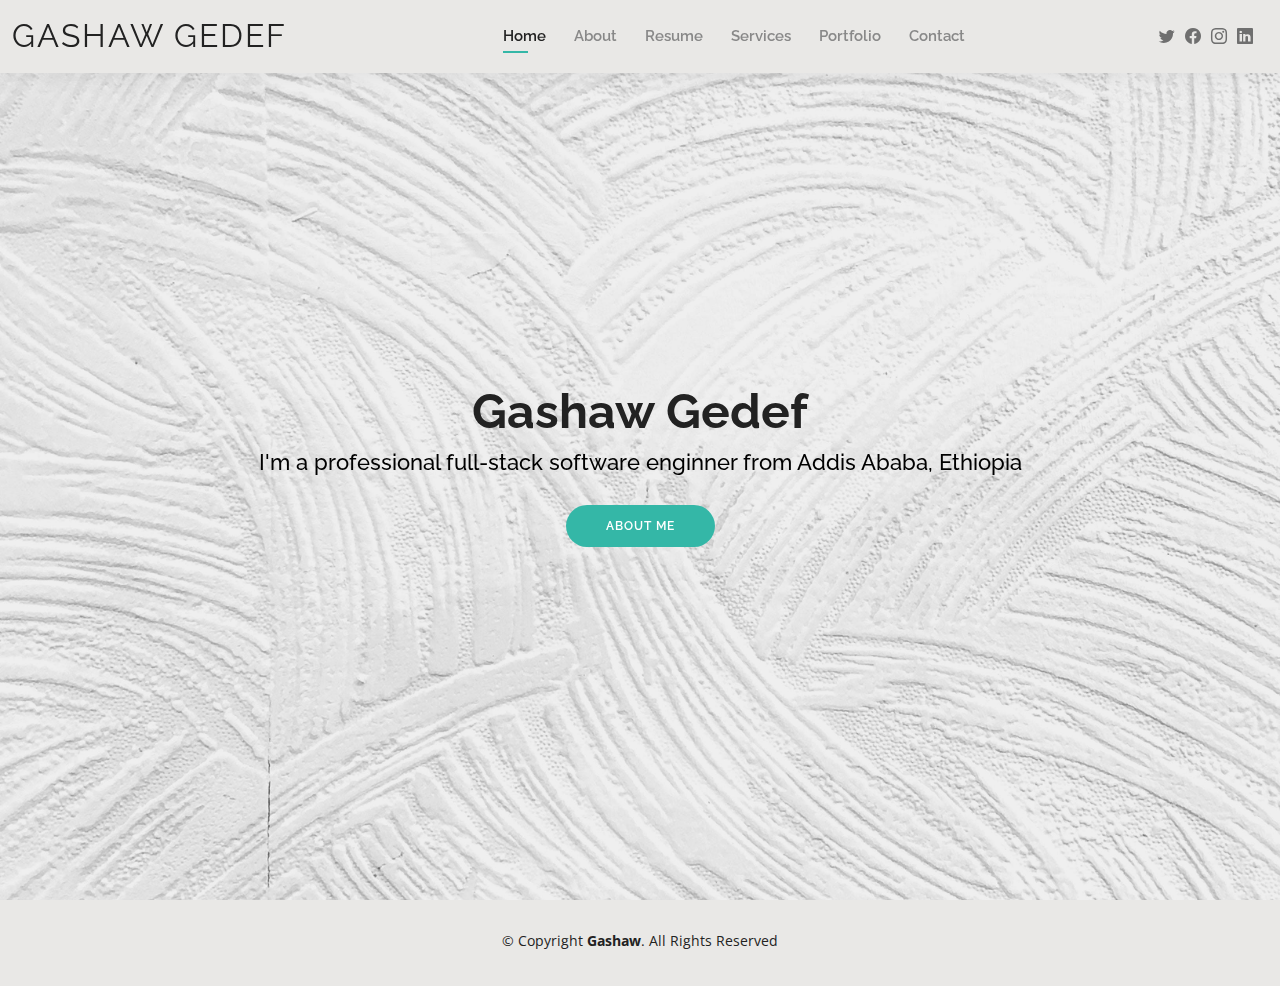
<file: index.html>
<!DOCTYPE html>
<html lang="en">

<head>
  <meta charset="utf-8">
  <meta content="width=device-width, initial-scale=1.0" name="viewport">

  <title>Gashaw</title>
  <meta content="" name="description">
  <meta content="" name="keywords">

  <!-- Favicons -->
  <link href="assets/img/favicon.png" rel="icon">
  <link href="assets/img/apple-touch-icon.png" rel="apple-touch-icon">

  <!-- Google Fonts -->
  <link href="https://fonts.googleapis.com/css?family=Open+Sans:300,300i,400,400i,600,600i,700,700i|Raleway:300,300i,400,400i,500,500i,600,600i,700,700i|Poppins:300,300i,400,400i,500,500i,600,600i,700,700i" rel="stylesheet">

  <!-- Vendor CSS Files -->
  <link href="assets/vendor/aos/aos.css" rel="stylesheet">
  <link href="assets/vendor/bootstrap/css/bootstrap.min.css" rel="stylesheet">
  <link href="assets/vendor/bootstrap-icons/bootstrap-icons.css" rel="stylesheet">
  <link href="assets/vendor/boxicons/css/boxicons.min.css" rel="stylesheet">
  <link href="assets/vendor/glightbox/css/glightbox.min.css" rel="stylesheet">
  <link href="assets/vendor/swiper/swiper-bundle.min.css" rel="stylesheet">

  <!-- Template Main CSS File -->
  <link href="assets/css/style.css" rel="stylesheet">

  <!-- =======================================================
  * Template Name: Kelly
  * Updated: Sep 18 2023 with Bootstrap v5.3.2
  * Template URL: https://bootstrapmade.com/kelly-free-bootstrap-cv-resume-html-template/
  * Author: BootstrapMade.com
  * License: https://bootstrapmade.com/license/
  ======================================================== -->
</head>

<body>

  <!-- ======= Header ======= -->
  <header id="header" class="fixed-top">
    <div class="container-fluid d-flex justify-content-between align-items-center">

      <h1 class="logo me-auto me-lg-0"><a href="index.html">Gashaw Gedef</a></h1>
      <!-- Uncomment below if you prefer to use an image logo -->
      <!-- <a href="index.html" class="logo"><img src="assets/img/logo.png" alt="" class="img-fluid"></a>-->

      <nav id="navbar" class="navbar order-last order-lg-0">
        <ul>
          <li><a class="active" href="index.html">Home</a></li>
          <li><a href="about.html">About</a></li>
          <li><a href="resume.html">Resume</a></li>
          <li><a href="services.html">Services</a></li>
          <li><a href="portfolio.html">Portfolio</a></li>
          <li><a href="contact.html">Contact</a></li>
        </ul>
        <i class="bi bi-list mobile-nav-toggle"></i>
      </nav><!-- .navbar -->

      <div class="header-social-links">
        <a href="#" class="twitter"><i class="bi bi-twitter"></i></a>
        <a href="#" class="facebook"><i class="bi bi-facebook"></i></a>
        <a href="#" class="instagram"><i class="bi bi-instagram"></i></a>
        <a href="https://www.linkedin.com/in/gashaw-gedef-1837abb6/" class="linkedin" target="_blank" rel="noopener noreferrer"><i class="bi bi-linkedin"></i></a>
      </div>

    </div>

  </header><!-- End Header -->

  <!-- ======= Hero Section ======= -->
  <section id="hero" class="d-flex align-items-center">
    <div class="container d-flex flex-column align-items-center" data-aos="zoom-in" data-aos-delay="100">
      <h1>Gashaw Gedef</h1>
      <h2 style="color: black;">I'm a professional full-stack software enginner from Addis Ababa, Ethiopia</h2>
      <a href="about.html" class="btn-about">About Me</a>
    </div>
  </section><!-- End Hero -->

  <!-- ======= Footer ======= -->
  <footer id="footer">
    <div class="container">
      <div class="copyright">
        &copy; Copyright <strong><span>Gashaw</span></strong>. All Rights Reserved
      </div>
      <div class="credits">
        <!-- All the links in the footer should remain intact. -->
        <!-- You can delete the links only if you purchased the pro version. -->
        <!-- Licensing information: https://bootstrapmade.com/license/ -->
        <!-- Purchase the pro version with working PHP/AJAX contact form: https://bootstrapmade.com/kelly-free-bootstrap-cv-resume-html-template/ -->
       
      </div>
    </div>
  </footer><!-- End  Footer -->

  <div id="preloader"></div>
  <a href="#" class="back-to-top d-flex align-items-center justify-content-center"><i class="bi bi-arrow-up-short"></i></a>

  <!-- Vendor JS Files -->
  <script src="assets/vendor/purecounter/purecounter_vanilla.js"></script>
  <script src="assets/vendor/aos/aos.js"></script>
  <script src="assets/vendor/bootstrap/js/bootstrap.bundle.min.js"></script>
  <script src="assets/vendor/glightbox/js/glightbox.min.js"></script>
  <script src="assets/vendor/isotope-layout/isotope.pkgd.min.js"></script>
  <script src="assets/vendor/swiper/swiper-bundle.min.js"></script>
  <script src="assets/vendor/waypoints/noframework.waypoints.js"></script>
  <script src="assets/vendor/php-email-form/validate.js"></script>

  <!-- Template Main JS File -->
  <script src="assets/js/main.js"></script>

</body>

</html>
</file>
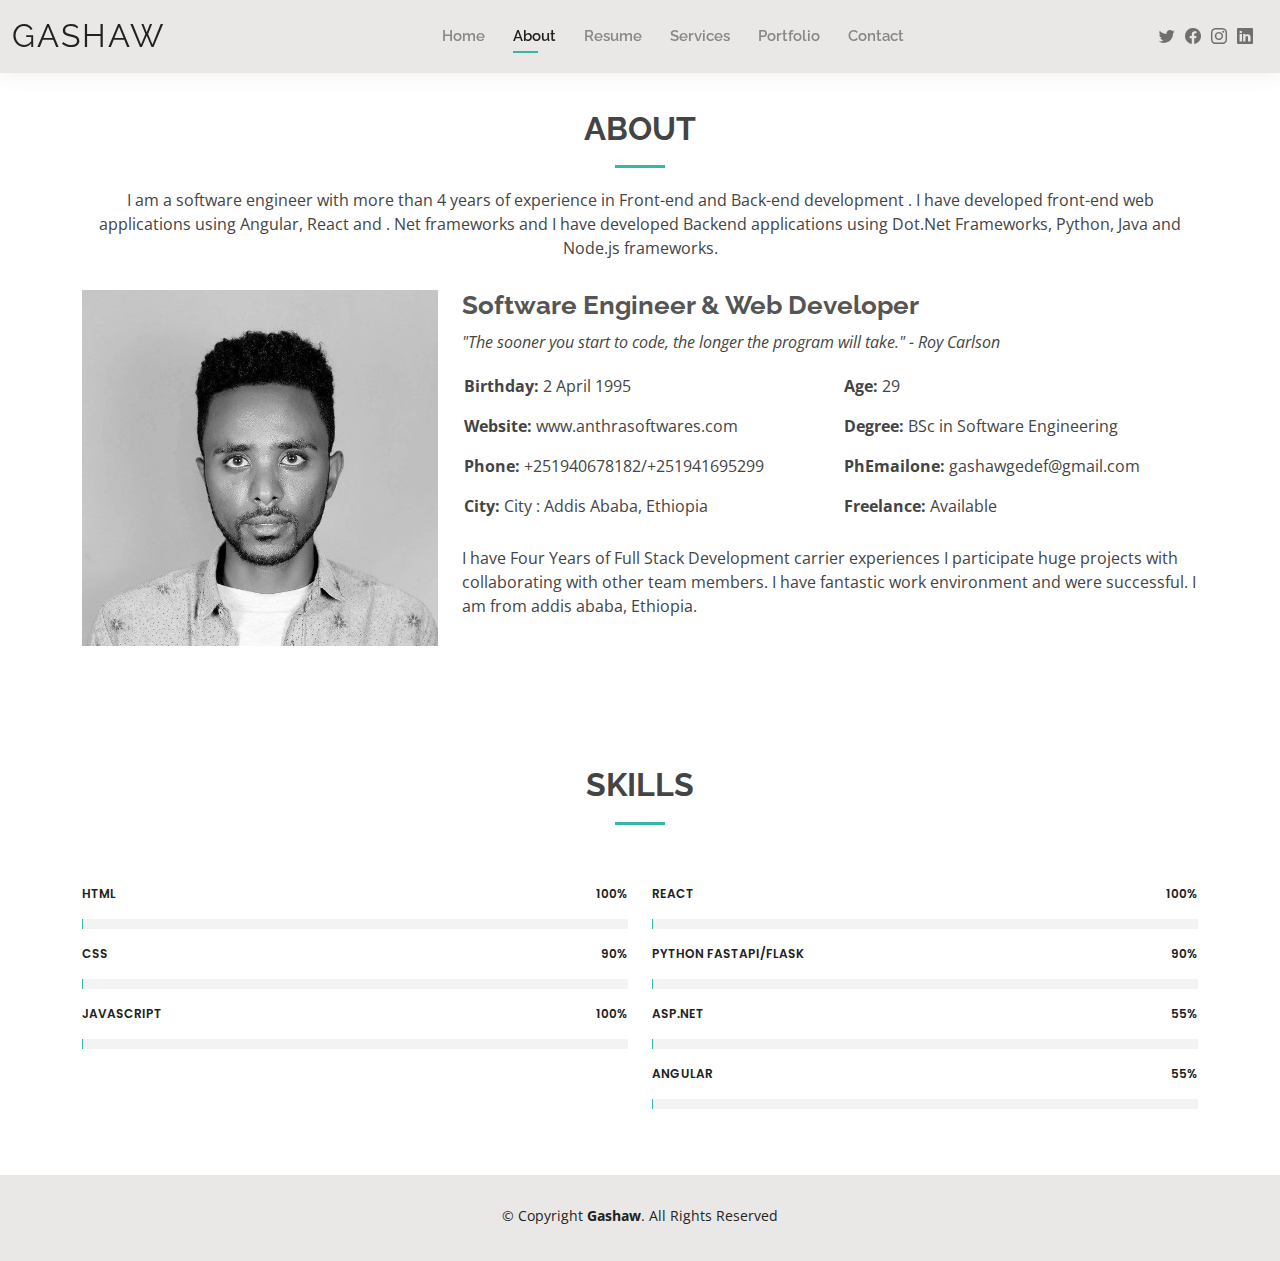
<file: about.html>
<!DOCTYPE html>
<html lang="en">

<head>
  <meta charset="utf-8">
  <meta content="width=device-width, initial-scale=1.0" name="viewport">

  <title>About </title>
  <meta content="" name="description">
  <meta content="" name="keywords">

  <!-- Favicons -->
  <link href="assets/img/favicon.png" rel="icon">
  <link href="assets/img/apple-touch-icon.png" rel="apple-touch-icon">

  <!-- Google Fonts -->
  <link href="https://fonts.googleapis.com/css?family=Open+Sans:300,300i,400,400i,600,600i,700,700i|Raleway:300,300i,400,400i,500,500i,600,600i,700,700i|Poppins:300,300i,400,400i,500,500i,600,600i,700,700i" rel="stylesheet">

  <!-- Vendor CSS Files -->
  <link href="assets/vendor/aos/aos.css" rel="stylesheet">
  <link href="assets/vendor/bootstrap/css/bootstrap.min.css" rel="stylesheet">
  <link href="assets/vendor/bootstrap-icons/bootstrap-icons.css" rel="stylesheet">
  <link href="assets/vendor/boxicons/css/boxicons.min.css" rel="stylesheet">
  <link href="assets/vendor/glightbox/css/glightbox.min.css" rel="stylesheet">
  <link href="assets/vendor/swiper/swiper-bundle.min.css" rel="stylesheet">

  <!-- Template Main CSS File -->
  <link href="assets/css/style.css" rel="stylesheet">

  <!-- =======================================================
  * Template Name: Kelly
  * Updated: Sep 18 2023 with Bootstrap v5.3.2
  * Template URL: https://bootstrapmade.com/kelly-free-bootstrap-cv-resume-html-template/
  * Author: BootstrapMade.com
  * License: https://bootstrapmade.com/license/
  ======================================================== -->
</head>

<body>

  <!-- ======= Header ======= -->
  <header id="header" class="fixed-top">
    <div class="container-fluid d-flex justify-content-between align-items-center">

      <h1 class="logo me-auto me-lg-0"><a href="index.html">Gashaw </a></h1>
      <!-- Uncomment below if you prefer to use an image logo -->
      <!-- <a href="index.html" class="logo"><img src="assets/img/logo.png" alt="" class="img-fluid"></a>-->

      <nav id="navbar" class="navbar order-last order-lg-0">
        <ul>
          <li><a href="index.html">Home</a></li>
          <li><a class="active" href="about.html">About</a></li>
          <li><a href="resume.html">Resume</a></li>
          <li><a href="services.html">Services</a></li>
          <li><a href="portfolio.html">Portfolio</a></li>
          <li><a href="contact.html">Contact</a></li>
        </ul>
        <i class="bi bi-list mobile-nav-toggle"></i>
      </nav><!-- .navbar -->

      <div class="header-social-links">
        <a href="#" class="twitter"><i class="bi bi-twitter"></i></a>
        <a href="#" class="facebook"><i class="bi bi-facebook"></i></a>
        <a href="#" class="instagram"><i class="bi bi-instagram"></i></a>
        <a href="#" class="linkedin"><i class="bi bi-linkedin"></i></i></a>
      </div>

    </div>

  </header><!-- End Header -->

  <main id="main">

    <!-- ======= About Section ======= -->
    <section id="about" class="about">
      <div class="container" data-aos="fade-up">

        <div class="section-title">
          <h2>About</h2>
          <p>I am a software engineer with more than 4 years of experience in Front-end and Back-end development . I have developed front-end web applications using Angular, React and . Net frameworks and I have developed Backend applications using Dot.Net Frameworks, Python, Java and Node.js frameworks.</p>
        </div>

        <div class="row">
          <div class="col-lg-4">
            <img src="assets/img/gashaw.jpg" class="img-fluid" alt="">
          </div>
          <div class="col-lg-8 pt-4 pt-lg-0 content">
            <h3>Software Engineer &amp; Web Developer</h3>
            <p class="fst-italic">
              "The sooner you start to code, the longer the program will take." - Roy Carlson
            </p>
            <div class="row">
              <div class="col-lg-6">
                <ul>
                  <li><i class="bi bi-rounded-right"></i> <strong>Birthday:</strong> 2 April 1995</li>
                  <li><i class="bi bi-rounded-right"></i> <strong>Website:</strong> www.anthrasoftwares.com</li>
                  <li><i class="bi bi-rounded-right"></i> <strong>Phone:</strong> +251940678182/+251941695299</li>
                  <li><i class="bi bi-rounded-right"></i> <strong>City:</strong> City : Addis Ababa, Ethiopia</li>
                </ul>
              </div>
              <div class="col-lg-6">
                <ul>
                  <li><i class="bi bi-rounded-right"></i> <strong>Age:</strong> 29</li>
                  <li><i class="bi bi-rounded-right"></i> <strong>Degree:</strong> BSc in Software Engineering</li>
                  <li><i class="bi bi-rounded-right"></i> <strong>PhEmailone:</strong> gashawgedef@gmail.com</li>
                  <li><i class="bi bi-rounded-right"></i> <strong>Freelance:</strong> Available</li>
                </ul>
              </div>
            </div>
            <p>
              I have Four Years of Full Stack Development carrier experiences I participate huge projects with collaborating with other team members. I have fantastic work environment and were successful. I am from addis ababa, Ethiopia.
            </p>
          </div>
        </div>

      </div>
    </section><!-- End About Section -->

    <!-- ======= Skills Section ======= -->
    <section id="skills" class="skills">
      <div class="container" data-aos="fade-up">

        <div class="section-title">
          <h2>Skills</h2>
          
        </div>

        <div class="row skills-content">

          <div class="col-lg-6">

            <div class="progress">
              <span class="skill">HTML <i class="val">100%</i></span>
              <div class="progress-bar-wrap">
                <div class="progress-bar" role="progressbar" aria-valuenow="100" aria-valuemin="0" aria-valuemax="100"></div>
              </div>
            </div>

            <div class="progress">
              <span class="skill">CSS <i class="val">90%</i></span>
              <div class="progress-bar-wrap">
                <div class="progress-bar" role="progressbar" aria-valuenow="90" aria-valuemin="0" aria-valuemax="100"></div>
              </div>
            </div>

            <div class="progress">
              <span class="skill">JavaScript <i class="val">100%</i></span>
              <div class="progress-bar-wrap">
                <div class="progress-bar" role="progressbar" aria-valuenow="75" aria-valuemin="0" aria-valuemax="100"></div>
              </div>
            </div>

          </div>

          <div class="col-lg-6">

            <div class="progress">
              <span class="skill">React <i class="val">100%</i></span>
              <div class="progress-bar-wrap">
                <div class="progress-bar" role="progressbar" aria-valuenow="80" aria-valuemin="0" aria-valuemax="100"></div>
              </div>
            </div>

            <div class="progress">
              <span class="skill">Python Fastapi/Flask <i class="val">90%</i></span>
              <div class="progress-bar-wrap">
                <div class="progress-bar" role="progressbar" aria-valuenow="90" aria-valuemin="0" aria-valuemax="100"></div>
              </div>
            </div>

            <div class="progress">
              <span class="skill">Asp.Net <i class="val">55%</i></span>
              <div class="progress-bar-wrap">
                <div class="progress-bar" role="progressbar" aria-valuenow="55" aria-valuemin="0" aria-valuemax="100"></div>
              </div>
            </div>
            <div class="progress">
              <span class="skill">Angular<i class="val">55%</i></span>
              <div class="progress-bar-wrap">
                <div class="progress-bar" role="progressbar" aria-valuenow="55" aria-valuemin="0" aria-valuemax="100"></div>
              </div>
            </div>

          </div>

        </div>

      </div>
    </section><!-- End Skills Section -->

    <!-- ======= Facts Section ======= -->
    <!-- <section id="facts" class="facts">
      <div class="container" data-aos="fade-up">

        <div class="section-title">
          <h2>Facts</h2>
          <p>Magnam dolores commodi suscipit. Necessitatibus eius consequatur ex aliquid fuga eum quidem. Sit sint consectetur velit. Quisquam quos quisquam cupiditate. Et nemo qui impedit suscipit alias ea. Quia fugiat sit in iste officiis commodi quidem hic quas.</p>
        </div>

        <div class="row counters">

          <div class="col-lg-3 col-6 text-center">
            <span data-purecounter-start="0" data-purecounter-end="232" data-purecounter-duration="1" class="purecounter"></span>
            <p>Clients</p>
          </div>

          <div class="col-lg-3 col-6 text-center">
            <span data-purecounter-start="0" data-purecounter-end="521" data-purecounter-duration="1" class="purecounter"></span>
            <p>Projects</p>
          </div>

          <div class="col-lg-3 col-6 text-center">
            <span data-purecounter-start="0" data-purecounter-end="1463" data-purecounter-duration="1" class="purecounter"></span>
            <p>Hours Of Support</p>
          </div>

          <div class="col-lg-3 col-6 text-center">
            <span data-purecounter-start="0" data-purecounter-end="15" data-purecounter-duration="1" class="purecounter"></span>
            <p>Hard Workers</p>
          </div>

        </div>

      </div>
    </section>End Facts Section -->

    <!-- ======= Testimonials Section ======= -->
   

  </main><!-- End #main -->

  <!-- ======= Footer ======= -->
  <footer id="footer">
    <div class="container">
      <div class="copyright">
        &copy; Copyright <strong><span>Gashaw</span></strong>. All Rights Reserved
      </div>
      <div class="credits">
        <!-- All the links in the footer should remain intact. -->
        <!-- You can delete the links only if you purchased the pro version. -->
        <!-- Licensing information: https://bootstrapmade.com/license/ -->
        <!-- Purchase the pro version with working PHP/AJAX contact form: https://bootstrapmade.com/kelly-free-bootstrap-cv-resume-html-template/ -->
        <!-- Designed by <a href="https://bootstrapmade.com/">BootstrapMade</a> -->
      </div>
    </div>
  </footer><!-- End  Footer -->

  <div id="preloader"></div>
  <a href="#" class="back-to-top d-flex align-items-center justify-content-center"><i class="bi bi-arrow-up-short"></i></a>

  <!-- Vendor JS Files -->
  <script src="assets/vendor/purecounter/purecounter_vanilla.js"></script>
  <script src="assets/vendor/aos/aos.js"></script>
  <script src="assets/vendor/bootstrap/js/bootstrap.bundle.min.js"></script>
  <script src="assets/vendor/glightbox/js/glightbox.min.js"></script>
  <script src="assets/vendor/isotope-layout/isotope.pkgd.min.js"></script>
  <script src="assets/vendor/swiper/swiper-bundle.min.js"></script>
  <script src="assets/vendor/waypoints/noframework.waypoints.js"></script>
  <script src="assets/vendor/php-email-form/validate.js"></script>

  <!-- Template Main JS File -->
  <script src="assets/js/main.js"></script>

</body>

</html>
</file>
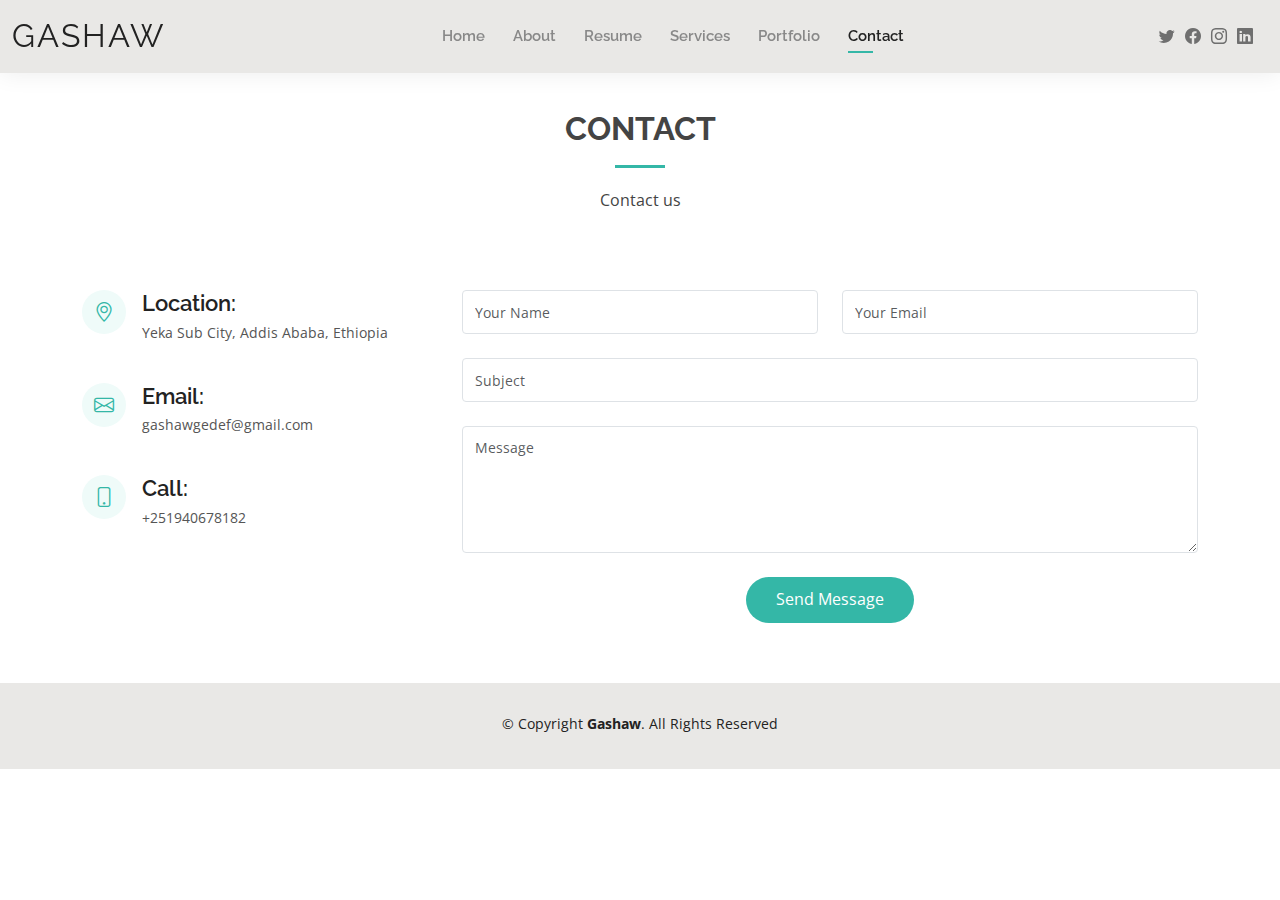
<file: contact.html>
<!DOCTYPE html>
<html lang="en">

<head>
  <meta charset="utf-8">
  <meta content="width=device-width, initial-scale=1.0" name="viewport">

  <title>Contact</title>
  <meta content="" name="description">
  <meta content="" name="keywords">

  <!-- Favicons -->
  <link href="assets/img/favicon.png" rel="icon">
  <link href="assets/img/apple-touch-icon.png" rel="apple-touch-icon">

  <!-- Google Fonts -->
  <link href="https://fonts.googleapis.com/css?family=Open+Sans:300,300i,400,400i,600,600i,700,700i|Raleway:300,300i,400,400i,500,500i,600,600i,700,700i|Poppins:300,300i,400,400i,500,500i,600,600i,700,700i" rel="stylesheet">

  <!-- Vendor CSS Files -->
  <link href="assets/vendor/aos/aos.css" rel="stylesheet">
  <link href="assets/vendor/bootstrap/css/bootstrap.min.css" rel="stylesheet">
  <link href="assets/vendor/bootstrap-icons/bootstrap-icons.css" rel="stylesheet">
  <link href="assets/vendor/boxicons/css/boxicons.min.css" rel="stylesheet">
  <link href="assets/vendor/glightbox/css/glightbox.min.css" rel="stylesheet">
  <link href="assets/vendor/swiper/swiper-bundle.min.css" rel="stylesheet">

  <!-- Template Main CSS File -->
  <link href="assets/css/style.css" rel="stylesheet">

  <!-- =======================================================
  * Template Name: Kelly
  * Updated: Sep 18 2023 with Bootstrap v5.3.2
  * Template URL: https://bootstrapmade.com/kelly-free-bootstrap-cv-resume-html-template/
  * Author: BootstrapMade.com
  * License: https://bootstrapmade.com/license/
  ======================================================== -->
</head>

<body>

  <!-- ======= Header ======= -->
  <header id="header" class="fixed-top">
    <div class="container-fluid d-flex justify-content-between align-items-center">

      <h1 class="logo me-auto me-lg-0"><a href="index.html">Gashaw </a></h1>
      <!-- Uncomment below if you prefer to use an image logo -->
      <!-- <a href="index.html" class="logo"><img src="assets/img/logo.png" alt="" class="img-fluid"></a>-->

      <nav id="navbar" class="navbar order-last order-lg-0">
        <ul>
          <li><a href="index.html">Home</a></li>
          <li><a href="about.html">About</a></li>
          <li><a href="resume.html">Resume</a></li>
          <li><a href="services.html">Services</a></li>
          <li><a href="portfolio.html">Portfolio</a></li>
          <li><a class="active" href="contact.html">Contact</a></li>
        </ul>
        <i class="bi bi-list mobile-nav-toggle"></i>
      </nav><!-- .navbar -->

      <div class="header-social-links">
        <a href="#" class="twitter"><i class="bi bi-twitter"></i></a>
        <a href="#" class="facebook"><i class="bi bi-facebook"></i></a>
        <a href="#" class="instagram"><i class="bi bi-instagram"></i></a>
        <a href="#" class="linkedin"><i class="bi bi-linkedin"></i></i></a>
      </div>

    </div>

  </header><!-- End Header -->

  <main id="main">

    <!-- ======= Contact Section ======= -->
    <section id="contact" class="contact">
      <div class="container" data-aos="fade-up">

        <div class="section-title">
          <h2>Contact</h2>
          <p>Contact us </p>
        </div>

        <!-- <div>
          <iframe style="border:0; width: 100%; height: 270px;" src="https://www.google.com/maps/embed?pb=!1m14!1m8!1m3!1d12097.433213460943!2d-74.0062269!3d40.7101282!3m2!1i1024!2i768!4f13.1!3m3!1m2!1s0x0%3A0xb89d1fe6bc499443!2sDowntown+Conference+Center!5e0!3m2!1smk!2sbg!4v1539943755621" frameborder="0" allowfullscreen></iframe>
        </div> -->

        <div class="row mt-5">

          <div class="col-lg-4">
            <div class="info">
              <div class="address">
                <i class="bi bi-geo-alt"></i>
                <h4>Location:</h4>
                <p>Yeka Sub City, Addis Ababa, Ethiopia</p>
              </div>

              <div class="email">
                <i class="bi bi-envelope"></i>
                <h4>Email:</h4>
                <p>gashawgedef@gmail.com</p>
              </div>

              <div class="phone">
                <i class="bi bi-phone"></i>
                <h4>Call:</h4>
                <p>+251940678182</p>
              </div>

            </div>

          </div>

          <div class="col-lg-8 mt-5 mt-lg-0">

            <form action="forms/contact.php" method="post" role="form" class="php-email-form">
              <div class="row">
                <div class="col-md-6 form-group">
                  <input type="text" name="name" class="form-control" id="name" placeholder="Your Name" required>
                </div>
                <div class="col-md-6 form-group mt-3 mt-md-0">
                  <input type="email" class="form-control" name="email" id="email" placeholder="Your Email" required>
                </div>
              </div>
              <div class="form-group mt-3">
                <input type="text" class="form-control" name="subject" id="subject" placeholder="Subject" required>
              </div>
              <div class="form-group mt-3">
                <textarea class="form-control" name="message" rows="5" placeholder="Message" required></textarea>
              </div>
              <div class="my-3">
                <div class="loading">Loading</div>
                <div class="error-message"></div>
                <div class="sent-message">Your message has been sent. Thank you!</div>
              </div>
              <div class="text-center"><button type="submit">Send Message</button></div>
            </form>

          </div>

        </div>

      </div>
    </section><!-- End Contact Section -->

  </main><!-- End #main -->

  <!-- ======= Footer ======= -->
  <footer id="footer">
    <div class="container">
      <div class="copyright">
        &copy; Copyright <strong><span>Gashaw</span></strong>. All Rights Reserved
      </div>
      <div class="credits">
        <!-- All the links in the footer should remain intact. -->
        <!-- You can delete the links only if you purchased the pro version. -->
        <!-- Licensing information: https://bootstrapmade.com/license/ -->
        <!-- Purchase the pro version with working PHP/AJAX contact form: https://bootstrapmade.com/kelly-free-bootstrap-cv-resume-html-template/ -->
        <!-- Designed by <a href="https://bootstrapmade.com/">BootstrapMade</a> -->
      </div>
    </div>
  </footer><!-- End  Footer -->

  <div id="preloader"></div>
  <a href="#" class="back-to-top d-flex align-items-center justify-content-center"><i class="bi bi-arrow-up-short"></i></a>

  <!-- Vendor JS Files -->
  <script src="assets/vendor/purecounter/purecounter_vanilla.js"></script>
  <script src="assets/vendor/aos/aos.js"></script>
  <script src="assets/vendor/bootstrap/js/bootstrap.bundle.min.js"></script>
  <script src="assets/vendor/glightbox/js/glightbox.min.js"></script>
  <script src="assets/vendor/isotope-layout/isotope.pkgd.min.js"></script>
  <script src="assets/vendor/swiper/swiper-bundle.min.js"></script>
  <script src="assets/vendor/waypoints/noframework.waypoints.js"></script>
  <script src="assets/vendor/php-email-form/validate.js"></script>

  <!-- Template Main JS File -->
  <script src="assets/js/main.js"></script>

</body>

</html>
</file>
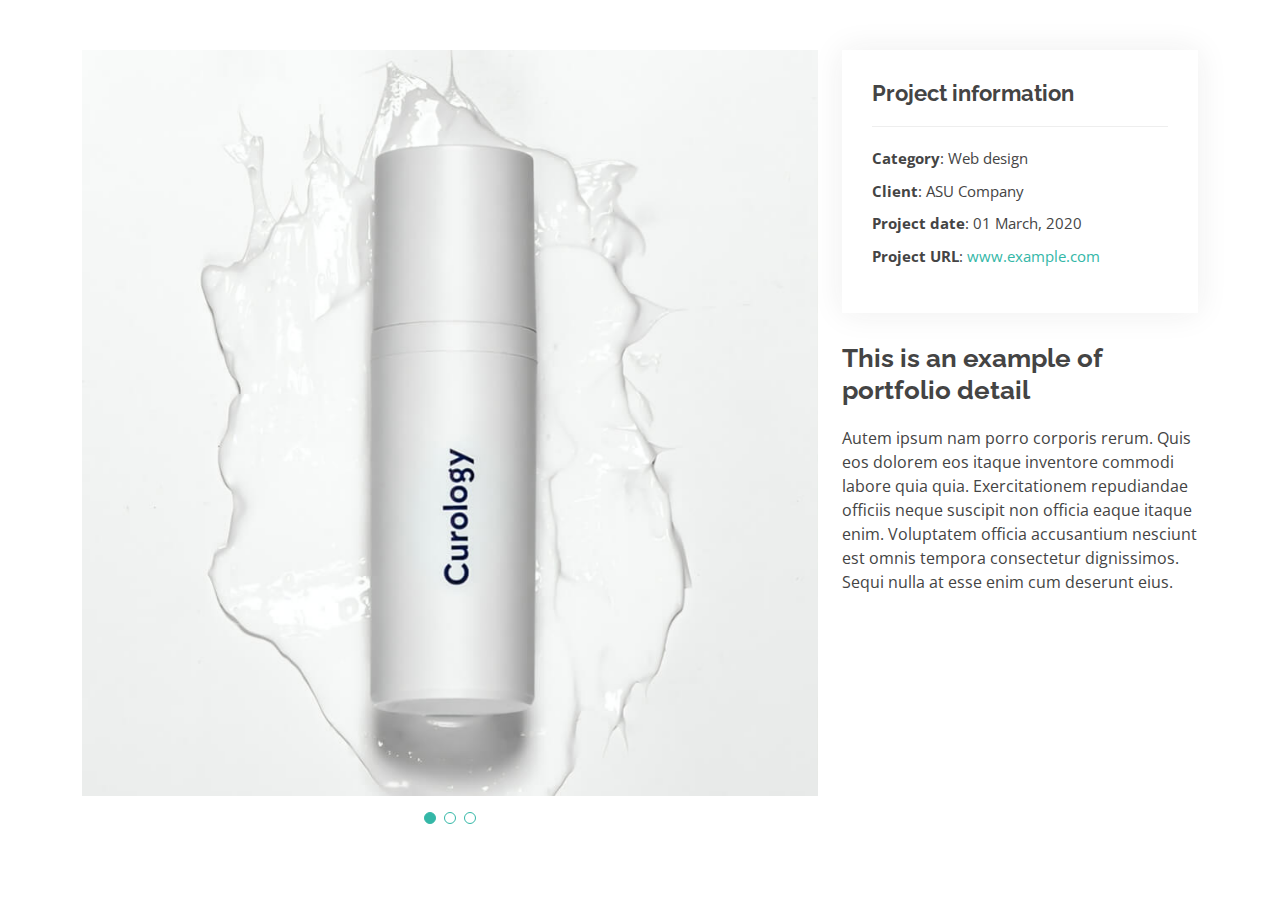
<file: portfolio-details.html>
<!DOCTYPE html>
<html lang="en">

<head>
  <meta charset="utf-8">
  <meta content="width=device-width, initial-scale=1.0" name="viewport">

  <title>Portfolio Details </title>
  <meta content="" name="description">
  <meta content="" name="keywords">

  <!-- Favicons -->
  <link href="assets/img/favicon.png" rel="icon">
  <link href="assets/img/apple-touch-icon.png" rel="apple-touch-icon">

  <!-- Google Fonts -->
  <link href="https://fonts.googleapis.com/css?family=Open+Sans:300,300i,400,400i,600,600i,700,700i|Raleway:300,300i,400,400i,500,500i,600,600i,700,700i|Poppins:300,300i,400,400i,500,500i,600,600i,700,700i" rel="stylesheet">

  <!-- Vendor CSS Files -->
  <link href="assets/vendor/aos/aos.css" rel="stylesheet">
  <link href="assets/vendor/bootstrap/css/bootstrap.min.css" rel="stylesheet">
  <link href="assets/vendor/bootstrap-icons/bootstrap-icons.css" rel="stylesheet">
  <link href="assets/vendor/boxicons/css/boxicons.min.css" rel="stylesheet">
  <link href="assets/vendor/glightbox/css/glightbox.min.css" rel="stylesheet">
  <link href="assets/vendor/swiper/swiper-bundle.min.css" rel="stylesheet">

  <!-- Template Main CSS File -->
  <link href="assets/css/style.css" rel="stylesheet">

  <!-- =======================================================
  * Template Name: Kelly
  * Updated: Sep 18 2023 with Bootstrap v5.3.2
  * Template URL: https://bootstrapmade.com/kelly-free-bootstrap-cv-resume-html-template/
  * Author: BootstrapMade.com
  * License: https://bootstrapmade.com/license/
  ======================================================== -->
</head>

<body>

  <main id="main">

    <!-- ======= Portfolio Details Section ======= -->
    <section id="portfolio-details" class="portfolio-details">
      <div class="container">

        <div class="row gy-4">

          <div class="col-lg-8">
            <div class="portfolio-details-slider swiper">
              <div class="swiper-wrapper align-items-center">

                <div class="swiper-slide">
                  <img src="assets/img/portfolio/portfolio-1.jpg" alt="">
                </div>

                <div class="swiper-slide">
                  <img src="assets/img/portfolio/portfolio-2.jpg" alt="">
                </div>

                <div class="swiper-slide">
                  <img src="assets/img/portfolio/portfolio-3.jpg" alt="">
                </div>

              </div>
              <div class="swiper-pagination"></div>
            </div>
          </div>

          <div class="col-lg-4">
            <div class="portfolio-info">
              <h3>Project information</h3>
              <ul>
                <li><strong>Category</strong>: Web design</li>
                <li><strong>Client</strong>: ASU Company</li>
                <li><strong>Project date</strong>: 01 March, 2020</li>
                <li><strong>Project URL</strong>: <a href="#">www.example.com</a></li>
              </ul>
            </div>
            <div class="portfolio-description">
              <h2>This is an example of portfolio detail</h2>
              <p>
                Autem ipsum nam porro corporis rerum. Quis eos dolorem eos itaque inventore commodi labore quia quia. Exercitationem repudiandae officiis neque suscipit non officia eaque itaque enim. Voluptatem officia accusantium nesciunt est omnis tempora consectetur dignissimos. Sequi nulla at esse enim cum deserunt eius.
              </p>
            </div>
          </div>

        </div>

      </div>
    </section><!-- End Portfolio Details Section -->

  </main><!-- End #main -->

  <div id="preloader"></div>
  <a href="#" class="back-to-top d-flex align-items-center justify-content-center"><i class="bi bi-arrow-up-short"></i></a>

  <!-- Vendor JS Files -->
  <script src="assets/vendor/purecounter/purecounter_vanilla.js"></script>
  <script src="assets/vendor/aos/aos.js"></script>
  <script src="assets/vendor/bootstrap/js/bootstrap.bundle.min.js"></script>
  <script src="assets/vendor/glightbox/js/glightbox.min.js"></script>
  <script src="assets/vendor/isotope-layout/isotope.pkgd.min.js"></script>
  <script src="assets/vendor/swiper/swiper-bundle.min.js"></script>
  <script src="assets/vendor/waypoints/noframework.waypoints.js"></script>
  <script src="assets/vendor/php-email-form/validate.js"></script>

  <!-- Template Main JS File -->
  <script src="assets/js/main.js"></script>

</body>

</html>
</file>
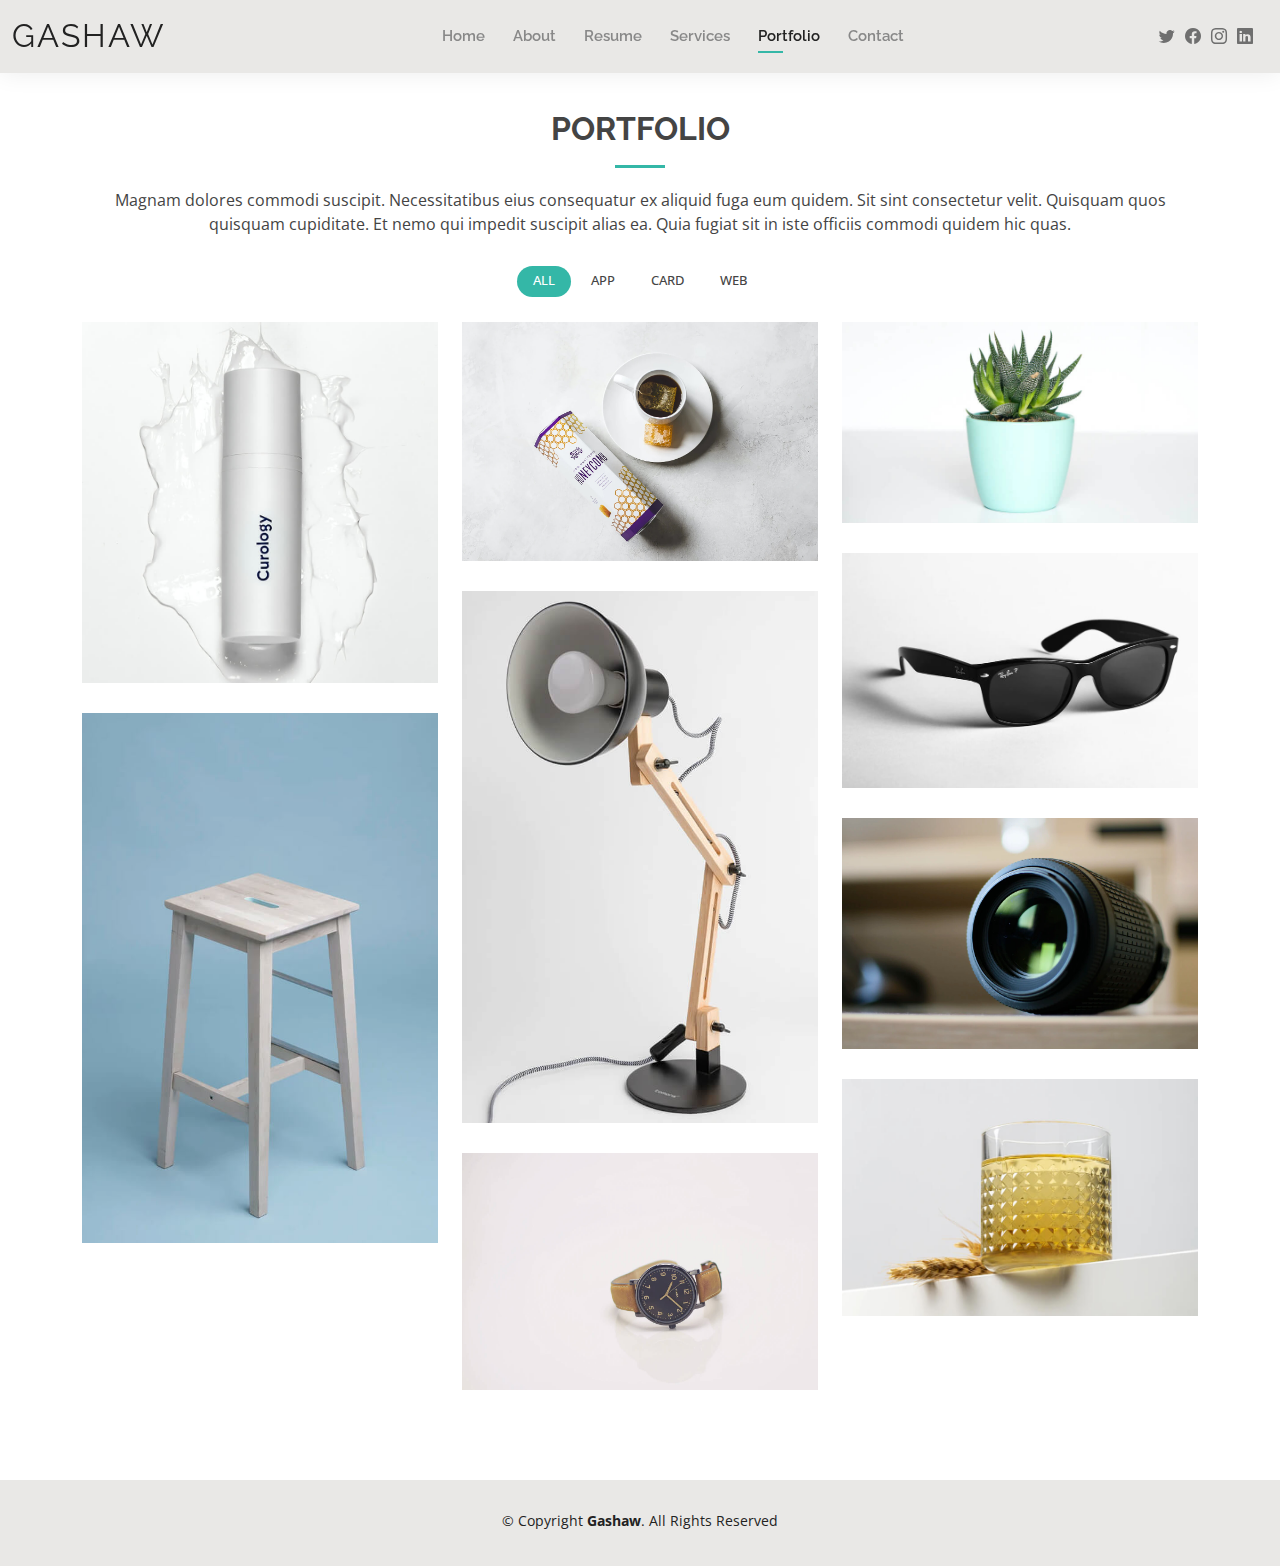
<file: portfolio.html>
<!DOCTYPE html>
<html lang="en">

<head>
  <meta charset="utf-8">
  <meta content="width=device-width, initial-scale=1.0" name="viewport">

  <title>Portfolio </title>
  <meta content="" name="description">
  <meta content="" name="keywords">

  <!-- Favicons -->
  <link href="assets/img/favicon.png" rel="icon">
  <link href="assets/img/apple-touch-icon.png" rel="apple-touch-icon">

  <!-- Google Fonts -->
  <link href="https://fonts.googleapis.com/css?family=Open+Sans:300,300i,400,400i,600,600i,700,700i|Raleway:300,300i,400,400i,500,500i,600,600i,700,700i|Poppins:300,300i,400,400i,500,500i,600,600i,700,700i" rel="stylesheet">

  <!-- Vendor CSS Files -->
  <link href="assets/vendor/aos/aos.css" rel="stylesheet">
  <link href="assets/vendor/bootstrap/css/bootstrap.min.css" rel="stylesheet">
  <link href="assets/vendor/bootstrap-icons/bootstrap-icons.css" rel="stylesheet">
  <link href="assets/vendor/boxicons/css/boxicons.min.css" rel="stylesheet">
  <link href="assets/vendor/glightbox/css/glightbox.min.css" rel="stylesheet">
  <link href="assets/vendor/swiper/swiper-bundle.min.css" rel="stylesheet">

  <!-- Template Main CSS File -->
  <link href="assets/css/style.css" rel="stylesheet">

  <!-- =======================================================
  * Template Name: Kelly
  * Updated: Sep 18 2023 with Bootstrap v5.3.2
  * Template URL: https://bootstrapmade.com/kelly-free-bootstrap-cv-resume-html-template/
  * Author: BootstrapMade.com
  * License: https://bootstrapmade.com/license/
  ======================================================== -->
</head>

<body>

  <!-- ======= Header ======= -->
  <header id="header" class="fixed-top">
    <div class="container-fluid d-flex justify-content-between align-items-center">

      <h1 class="logo me-auto me-lg-0"><a href="index.html">Gashaw</a></h1>
      <!-- Uncomment below if you prefer to use an image logo -->
      <!-- <a href="index.html" class="logo"><img src="assets/img/logo.png" alt="" class="img-fluid"></a>-->

      <nav id="navbar" class="navbar order-last order-lg-0">
        <ul>
          <li><a href="index.html">Home</a></li>
          <li><a href="about.html">About</a></li>
          <li><a href="resume.html">Resume</a></li>
          <li><a href="services.html">Services</a></li>
          <li><a class="active" href="portfolio.html">Portfolio</a></li>
          <li><a href="contact.html">Contact</a></li>
        </ul>
        <i class="bi bi-list mobile-nav-toggle"></i>
      </nav><!-- .navbar -->

      <div class="header-social-links">
        <a href="#" class="twitter"><i class="bi bi-twitter"></i></a>
        <a href="#" class="facebook"><i class="bi bi-facebook"></i></a>
        <a href="#" class="instagram"><i class="bi bi-instagram"></i></a>
        <a href="#" class="linkedin"><i class="bi bi-linkedin"></i></i></a>
      </div>

    </div>

  </header><!-- End Header -->

  <main id="main">

    <!-- ======= Portfolio Section ======= -->
    <section id="portfolio" class="portfolio">
      <div class="container" data-aos="fade-up">

        <div class="section-title">
          <h2>Portfolio</h2>
          <p>Magnam dolores commodi suscipit. Necessitatibus eius consequatur ex aliquid fuga eum quidem. Sit sint consectetur velit. Quisquam quos quisquam cupiditate. Et nemo qui impedit suscipit alias ea. Quia fugiat sit in iste officiis commodi quidem hic quas.</p>
        </div>

        <div class="row" data-aos="fade-up" data-aos-delay="100">
          <div class="col-lg-12 d-flex justify-content-center">
            <ul id="portfolio-flters">
              <li data-filter="*" class="filter-active">All</li>
              <li data-filter=".filter-app">App</li>
              <li data-filter=".filter-card">Card</li>
              <li data-filter=".filter-web">Web</li>
            </ul>
          </div>
        </div>

        <div class="row portfolio-container" data-aos="fade-up" data-aos-delay="200">

          <div class="col-lg-4 col-md-6 portfolio-item filter-app">
            <div class="portfolio-wrap">
              <img src="assets/img/portfolio/portfolio-1.jpg" class="img-fluid" alt="">
              <div class="portfolio-info">
                <h4>App 1</h4>
                <p>App</p>
                <div class="portfolio-links">
                  <a href="assets/img/portfolio/portfolio-1.jpg" data-gallery="portfolioGallery" class="portfolio-lightbox" title="App 1"><i class="bx bx-plus"></i></a>
                  <a href="portfolio-details.html" class="portfolio-details-lightbox" data-glightbox="type: external" title="Portfolio Details"><i class="bx bx-link"></i></a>
                </div>
              </div>
            </div>
          </div>

          <div class="col-lg-4 col-md-6 portfolio-item filter-web">
            <div class="portfolio-wrap">
              <img src="assets/img/portfolio/portfolio-2.jpg" class="img-fluid" alt="">
              <div class="portfolio-info">
                <h4>Web 3</h4>
                <p>Web</p>
                <div class="portfolio-links">
                  <a href="assets/img/portfolio/portfolio-2.jpg" data-gallery="portfolioGallery" class="portfolio-lightbox" title="Web 3"><i class="bx bx-plus"></i></a>
                  <a href="portfolio-details.html" class="portfolio-details-lightbox" data-glightbox="type: external" title="Portfolio Details"><i class="bx bx-link"></i></a>
                </div>
              </div>
            </div>
          </div>

          <div class="col-lg-4 col-md-6 portfolio-item filter-app">
            <div class="portfolio-wrap">
              <img src="assets/img/portfolio/portfolio-3.jpg" class="img-fluid" alt="">
              <div class="portfolio-info">
                <h4>App 2</h4>
                <p>App</p>
                <div class="portfolio-links">
                  <a href="assets/img/portfolio/portfolio-3.jpg" data-gallery="portfolioGallery" class="portfolio-lightbox" title="App 2"><i class="bx bx-plus"></i></a>
                  <a href="portfolio-details.html" class="portfolio-details-lightbox" data-glightbox="type: external" title="Portfolio Details"><i class="bx bx-link"></i></a>
                </div>
              </div>
            </div>
          </div>

          <div class="col-lg-4 col-md-6 portfolio-item filter-card">
            <div class="portfolio-wrap">
              <img src="assets/img/portfolio/portfolio-4.jpg" class="img-fluid" alt="">
              <div class="portfolio-info">
                <h4>Card 2</h4>
                <p>Card</p>
                <div class="portfolio-links">
                  <a href="assets/img/portfolio/portfolio-4.jpg" data-gallery="portfolioGallery" class="portfolio-lightbox" title="Card 2"><i class="bx bx-plus"></i></a>
                  <a href="portfolio-details.html" class="portfolio-details-lightbox" data-glightbox="type: external" title="Portfolio Details"><i class="bx bx-link"></i></a>
                </div>
              </div>
            </div>
          </div>

          <div class="col-lg-4 col-md-6 portfolio-item filter-web">
            <div class="portfolio-wrap">
              <img src="assets/img/portfolio/portfolio-5.jpg" class="img-fluid" alt="">
              <div class="portfolio-info">
                <h4>Web 2</h4>
                <p>Web</p>
                <div class="portfolio-links">
                  <a href="assets/img/portfolio/portfolio-5.jpg" data-gallery="portfolioGallery" class="portfolio-lightbox" title="Web 2"><i class="bx bx-plus"></i></a>
                  <a href="portfolio-details.html" class="portfolio-details-lightbox" data-glightbox="type: external" title="Portfolio Details"><i class="bx bx-link"></i></a>
                </div>
              </div>
            </div>
          </div>

          <div class="col-lg-4 col-md-6 portfolio-item filter-app">
            <div class="portfolio-wrap">
              <img src="assets/img/portfolio/portfolio-6.jpg" class="img-fluid" alt="">
              <div class="portfolio-info">
                <h4>App 3</h4>
                <p>App</p>
                <div class="portfolio-links">
                  <a href="assets/img/portfolio/portfolio-6.jpg" data-gallery="portfolioGallery" class="portfolio-lightbox" title="App 3"><i class="bx bx-plus"></i></a>
                  <a href="portfolio-details.html" class="portfolio-details-lightbox" data-glightbox="type: external" title="Portfolio Details"><i class="bx bx-link"></i></a>
                </div>
              </div>
            </div>
          </div>

          <div class="col-lg-4 col-md-6 portfolio-item filter-card">
            <div class="portfolio-wrap">
              <img src="assets/img/portfolio/portfolio-7.jpg" class="img-fluid" alt="">
              <div class="portfolio-info">
                <h4>Card 1</h4>
                <p>Card</p>
                <div class="portfolio-links">
                  <a href="assets/img/portfolio/portfolio-7.jpg" data-gallery="portfolioGallery" class="portfolio-lightbox" title="Card 1"><i class="bx bx-plus"></i></a>
                  <a href="portfolio-details.html" class="portfolio-details-lightbox" data-glightbox="type: external" title="Portfolio Details"><i class="bx bx-link"></i></a>
                </div>
              </div>
            </div>
          </div>

          <div class="col-lg-4 col-md-6 portfolio-item filter-card">
            <div class="portfolio-wrap">
              <img src="assets/img/portfolio/portfolio-8.jpg" class="img-fluid" alt="">
              <div class="portfolio-info">
                <h4>Card 3</h4>
                <p>Card</p>
                <div class="portfolio-links">
                  <a href="assets/img/portfolio/portfolio-8.jpg" data-gallery="portfolioGallery" class="portfolio-lightbox" title="Card 3"><i class="bx bx-plus"></i></a>
                  <a href="portfolio-details.html" class="portfolio-details-lightbox" data-glightbox="type: external" title="Portfolio Details"><i class="bx bx-link"></i></a>
                </div>
              </div>
            </div>
          </div>

          <div class="col-lg-4 col-md-6 portfolio-item filter-web">
            <div class="portfolio-wrap">
              <img src="assets/img/portfolio/portfolio-9.jpg" class="img-fluid" alt="">
              <div class="portfolio-info">
                <h4>Web 3</h4>
                <p>Web</p>
                <div class="portfolio-links">
                  <a href="assets/img/portfolio/portfolio-9.jpg" data-gallery="portfolioGallery" class="portfolio-lightbox" title="Web 3"><i class="bx bx-plus"></i></a>
                  <a href="portfolio-details.html" class="portfolio-details-lightbox" data-glightbox="type: external" title="Portfolio Details"><i class="bx bx-link"></i></a>
                </div>
              </div>
            </div>
          </div>

        </div>

      </div>
    </section><!-- End Portfolio Section -->

  </main><!-- End #main -->

  <!-- ======= Footer ======= -->
  <footer id="footer">
    <div class="container">
      <div class="copyright">
        &copy; Copyright <strong><span>Gashaw</span></strong>. All Rights Reserved
      </div>
      <div class="credits">
        <!-- All the links in the footer should remain intact. -->
        <!-- You can delete the links only if you purchased the pro version. -->
        <!-- Licensing information: https://bootstrapmade.com/license/ -->
        <!-- Purchase the pro version with working PHP/AJAX contact form: https://bootstrapmade.com/kelly-free-bootstrap-cv-resume-html-template/ -->
        <!-- Designed by <a href="https://bootstrapmade.com/">BootstrapMade</a> -->
      </div>
    </div>
  </footer><!-- End  Footer -->

  <div id="preloader"></div>
  <a href="#" class="back-to-top d-flex align-items-center justify-content-center"><i class="bi bi-arrow-up-short"></i></a>

  <!-- Vendor JS Files -->
  <script src="assets/vendor/purecounter/purecounter_vanilla.js"></script>
  <script src="assets/vendor/aos/aos.js"></script>
  <script src="assets/vendor/bootstrap/js/bootstrap.bundle.min.js"></script>
  <script src="assets/vendor/glightbox/js/glightbox.min.js"></script>
  <script src="assets/vendor/isotope-layout/isotope.pkgd.min.js"></script>
  <script src="assets/vendor/swiper/swiper-bundle.min.js"></script>
  <script src="assets/vendor/waypoints/noframework.waypoints.js"></script>
  <script src="assets/vendor/php-email-form/validate.js"></script>

  <!-- Template Main JS File -->
  <script src="assets/js/main.js"></script>

</body>

</html>
</file>
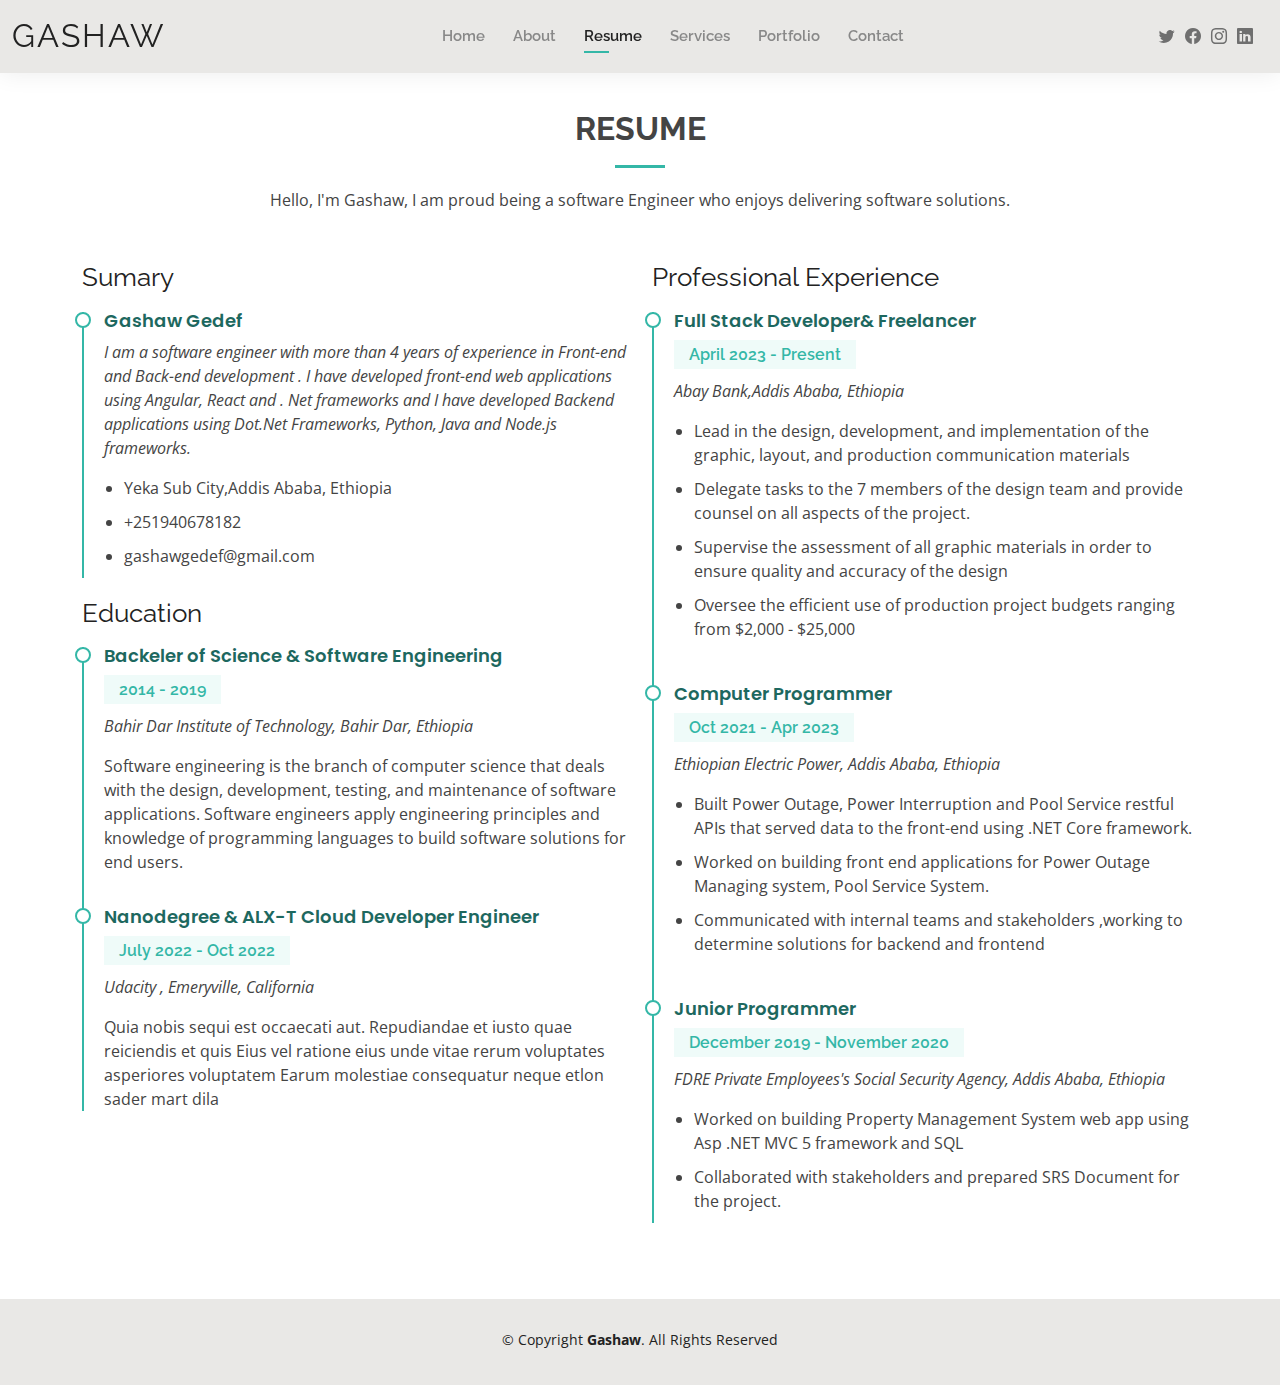
<file: resume.html>
<!DOCTYPE html>
<html lang="en">

<head>
  <meta charset="utf-8">
  <meta content="width=device-width, initial-scale=1.0" name="viewport">

  <title>Resume</title>
  <meta content="" name="description">
  <meta content="" name="keywords">

  <!-- Favicons -->
  <link href="assets/img/favicon.png" rel="icon">
  <link href="assets/img/apple-touch-icon.png" rel="apple-touch-icon">

  <!-- Google Fonts -->
  <link href="https://fonts.googleapis.com/css?family=Open+Sans:300,300i,400,400i,600,600i,700,700i|Raleway:300,300i,400,400i,500,500i,600,600i,700,700i|Poppins:300,300i,400,400i,500,500i,600,600i,700,700i" rel="stylesheet">

  <!-- Vendor CSS Files -->
  <link href="assets/vendor/aos/aos.css" rel="stylesheet">
  <link href="assets/vendor/bootstrap/css/bootstrap.min.css" rel="stylesheet">
  <link href="assets/vendor/bootstrap-icons/bootstrap-icons.css" rel="stylesheet">
  <link href="assets/vendor/boxicons/css/boxicons.min.css" rel="stylesheet">
  <link href="assets/vendor/glightbox/css/glightbox.min.css" rel="stylesheet">
  <link href="assets/vendor/swiper/swiper-bundle.min.css" rel="stylesheet">

  <!-- Template Main CSS File -->
  <link href="assets/css/style.css" rel="stylesheet">

  <!-- =======================================================
  * Template Name: Kelly
  * Updated: Sep 18 2023 with Bootstrap v5.3.2
  * Template URL: https://bootstrapmade.com/kelly-free-bootstrap-cv-resume-html-template/
  * Author: BootstrapMade.com
  * License: https://bootstrapmade.com/license/
  ======================================================== -->
</head>

<body>

  <!-- ======= Header ======= -->
  <header id="header" class="fixed-top">
    <div class="container-fluid d-flex justify-content-between align-items-center">

      <h1 class="logo me-auto me-lg-0"><a href="index.html">Gashaw</a></h1>
      <!-- Uncomment below if you prefer to use an image logo -->
      <!-- <a href="index.html" class="logo"><img src="assets/img/logo.png" alt="" class="img-fluid"></a>-->

      <nav id="navbar" class="navbar order-last order-lg-0">
        <ul>
          <li><a href="index.html">Home</a></li>
          <li><a href="about.html">About</a></li>
          <li><a class="active" href="resume.html">Resume</a></li>
          <li><a href="services.html">Services</a></li>
          <li><a href="portfolio.html">Portfolio</a></li>
          <li><a href="contact.html">Contact</a></li>
        </ul>
        <i class="bi bi-list mobile-nav-toggle"></i>
      </nav><!-- .navbar -->

      <div class="header-social-links">
        <a href="#" class="twitter"><i class="bi bi-twitter"></i></a>
        <a href="#" class="facebook"><i class="bi bi-facebook"></i></a>
        <a href="#" class="instagram"><i class="bi bi-instagram"></i></a>
        <a href="#" class="linkedin"><i class="bi bi-linkedin"></i></i></a>
      </div>

    </div>

  </header><!-- End Header -->

  <main id="main">

    <!-- ======= Resume Section ======= -->
    <section id="resume" class="resume">
      <div class="container" data-aos="fade-up">

        <div class="section-title">
          <h2>Resume</h2>
          <p>Hello, I'm Gashaw, I am proud being a software Engineer who enjoys delivering software solutions.

          </p>
        </div>

        <div class="row">
          <div class="col-lg-6">
            <h3 class="resume-title">Sumary</h3>
            <div class="resume-item pb-0">
              <h4>Gashaw Gedef</h4>
              <p><em>I am a software engineer with more than 4 years of experience in Front-end and Back-end development . I have developed front-end web applications using Angular, React and . Net frameworks and I have developed Backend applications using Dot.Net Frameworks, Python, Java and Node.js frameworks.</em></p>
              <p>
              <ul>
                <li>Yeka Sub City,Addis Ababa, Ethiopia</li>
                <li>+251940678182</li>
                <li>gashawgedef@gmail.com</li>
              </ul>
              </p>
            </div>

            <h3 class="resume-title">Education</h3>
            <div class="resume-item">
              <h4>Backeler of Science  &amp; Software Engineering</h4>
              <h5>2014 - 2019</h5>
              <p><em>Bahir Dar Institute of Technology, Bahir Dar, Ethiopia</em></p>
              <p>Software engineering is the branch of computer science that deals with the design, development, testing, and maintenance of software applications. Software engineers apply engineering principles and knowledge of programming languages to build software solutions for end users.</p>
            </div>
            <div class="resume-item">
              <h4>Nanodegree &amp; ALX-T Cloud Developer Engineer</h4>
              <h5>July 2022 - Oct 2022</h5>
              <p><em>Udacity , Emeryville, California</em></p>
              <p>Quia nobis sequi est occaecati aut. Repudiandae et iusto quae reiciendis et quis Eius vel ratione eius unde vitae rerum voluptates asperiores voluptatem Earum molestiae consequatur neque etlon sader mart dila</p>
            </div>
          </div>
          <div class="col-lg-6">
            <h3 class="resume-title">Professional Experience</h3>
            <div class="resume-item">
              <h4>Full Stack Developer&amp; Freelancer </h4>
              <h5>April 2023 - Present</h5>
              <p><em>Abay Bank,Addis Ababa, Ethiopia </em></p>
              <p>
              <ul>
                <li>Lead in the design, development, and implementation of the graphic, layout, and production communication materials</li>
                <li>Delegate tasks to the 7 members of the design team and provide counsel on all aspects of the project. </li>
                <li>Supervise the assessment of all graphic materials in order to ensure quality and accuracy of the design</li>
                <li>Oversee the efficient use of production project budgets ranging from $2,000 - $25,000</li>
              </ul>
              </p>
            </div>
            <div class="resume-item">
              <h4>Computer Programmer</h4>
              <h5>Oct 2021 - Apr 2023</h5>
              <p><em>Ethiopian Electric Power, Addis Ababa, Ethiopia</em></p>
              <p>
              <ul>
                <li>Built Power Outage, Power Interruption and Pool Service restful
                  APIs that served data to the front-end using .NET Core framework.</li>
                <li>Worked on building front end applications for Power Outage
                  Managing system, Pool Service System.</li>
                <li>Communicated with internal teams and stakeholders ,working to
                  determine solutions for backend and frontend</li>
               
              </ul>
              </p>
            </div>
            <div class="resume-item">
              <h4>Junior Programmer</h4>
              <h5>December 2019 - November 2020</h5>
              <p><em>FDRE Private Employees's Social Security Agency, Addis Ababa, Ethiopia</em></p>
              <p>
              <ul>
                <li>Worked on building Property Management System web app using
                  Asp .NET MVC 5 framework and SQL</li>
                <li>Collaborated with stakeholders and prepared SRS Document for the
                  project. </li>
                <!-- <li>Recommended and consulted with clients on the most appropriate graphic design</li>
                <li>Created 4+ design presentations and proposals a month for clients and account managers</li> -->
              </ul>
              </p>
            </div>
          </div>
        </div>

      </div>
    </section><!-- End Resume Section -->

  </main><!-- End #main -->

  <!-- ======= Footer ======= -->
  <footer id="footer">
    <div class="container">
      <div class="copyright">
        &copy; Copyright <strong><span>Gashaw</span></strong>. All Rights Reserved
      </div>
      <div class="credits">
        <!-- All the links in the footer should remain intact. -->
        <!-- You can delete the links only if you purchased the pro version. -->
        <!-- Licensing information: https://bootstrapmade.com/license/ -->
        <!-- Purchase the pro version with working PHP/AJAX contact form: https://bootstrapmade.com/kelly-free-bootstrap-cv-resume-html-template/ -->
        <!-- Designed by <a href="https://bootstrapmade.com/">BootstrapMade</a> -->
      </div>
    </div>
  </footer><!-- End  Footer -->

  <div id="preloader"></div>
  <a href="#" class="back-to-top d-flex align-items-center justify-content-center"><i class="bi bi-arrow-up-short"></i></a>

  <!-- Vendor JS Files -->
  <script src="assets/vendor/purecounter/purecounter_vanilla.js"></script>
  <script src="assets/vendor/aos/aos.js"></script>
  <script src="assets/vendor/bootstrap/js/bootstrap.bundle.min.js"></script>
  <script src="assets/vendor/glightbox/js/glightbox.min.js"></script>
  <script src="assets/vendor/isotope-layout/isotope.pkgd.min.js"></script>
  <script src="assets/vendor/swiper/swiper-bundle.min.js"></script>
  <script src="assets/vendor/waypoints/noframework.waypoints.js"></script>
  <script src="assets/vendor/php-email-form/validate.js"></script>

  <!-- Template Main JS File -->
  <script src="assets/js/main.js"></script>

</body>

</html>
</file>
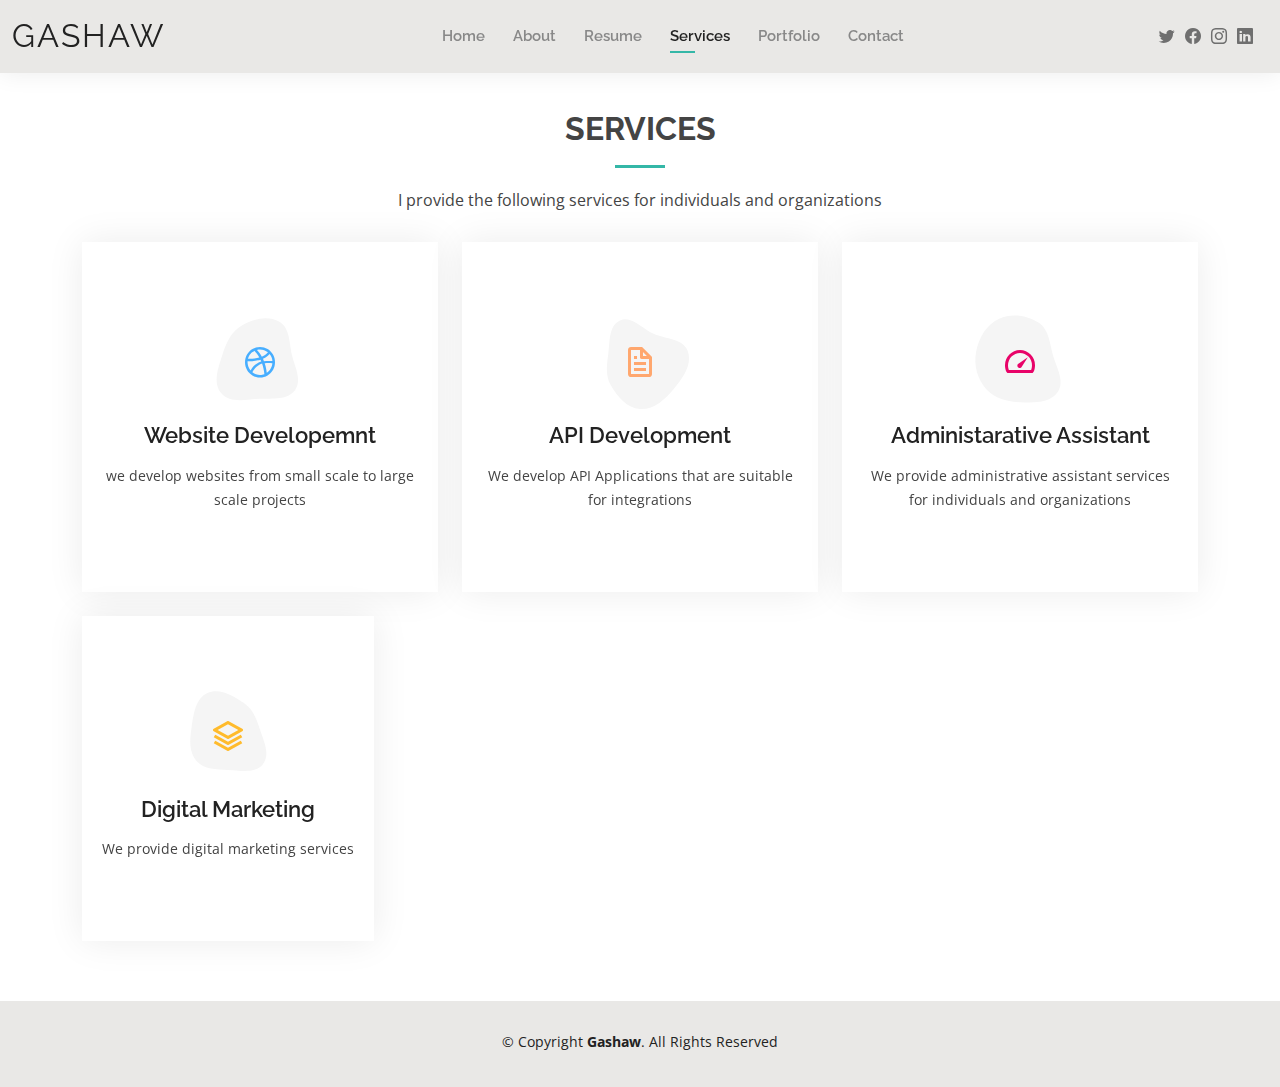
<file: services.html>
<!DOCTYPE html>
<html lang="en">

<head>
  <meta charset="utf-8">
  <meta content="width=device-width, initial-scale=1.0" name="viewport">

  <title>Gashaw Gedef's Portfolio</title>
  <meta content="" name="description">
  <meta content="" name="keywords">

  <!-- Favicons -->
  <link href="assets/img/favicon.png" rel="icon">
  <link href="assets/img/apple-touch-icon.png" rel="apple-touch-icon">

  <!-- Google Fonts -->
  <link href="https://fonts.googleapis.com/css?family=Open+Sans:300,300i,400,400i,600,600i,700,700i|Raleway:300,300i,400,400i,500,500i,600,600i,700,700i|Poppins:300,300i,400,400i,500,500i,600,600i,700,700i" rel="stylesheet">

  <!-- Vendor CSS Files -->
  <link href="assets/vendor/aos/aos.css" rel="stylesheet">
  <link href="assets/vendor/bootstrap/css/bootstrap.min.css" rel="stylesheet">
  <link href="assets/vendor/bootstrap-icons/bootstrap-icons.css" rel="stylesheet">
  <link href="assets/vendor/boxicons/css/boxicons.min.css" rel="stylesheet">
  <link href="assets/vendor/glightbox/css/glightbox.min.css" rel="stylesheet">
  <link href="assets/vendor/swiper/swiper-bundle.min.css" rel="stylesheet">

  <!-- Template Main CSS File -->
  <link href="assets/css/style.css" rel="stylesheet">

  <!-- =======================================================
  * Template Name: Kelly
  * Updated: Sep 18 2023 with Bootstrap v5.3.2
  * Template URL: https://bootstrapmade.com/kelly-free-bootstrap-cv-resume-html-template/
  * Author: BootstrapMade.com
  * License: https://bootstrapmade.com/license/
  ======================================================== -->
</head>

<body>

  <!-- ======= Header ======= -->
  <header id="header" class="fixed-top">
    <div class="container-fluid d-flex justify-content-between align-items-center">

      <h1 class="logo me-auto me-lg-0"><a href="index.html">Gashaw</a></h1>
      <!-- Uncomment below if you prefer to use an image logo -->
      <!-- <a href="index.html" class="logo"><img src="assets/img/logo.png" alt="" class="img-fluid"></a>-->

      <nav id="navbar" class="navbar order-last order-lg-0">
        <ul>
          <li><a href="index.html">Home</a></li>
          <li><a href="about.html">About</a></li>
          <li><a href="resume.html">Resume</a></li>
          <li><a class="active" href="services.html">Services</a></li>
          <li><a href="portfolio.html">Portfolio</a></li>
          <li><a href="contact.html">Contact</a></li>
        </ul>
        <i class="bi bi-list mobile-nav-toggle"></i>
      </nav><!-- .navbar -->

      <div class="header-social-links">
        <a href="#" class="twitter"><i class="bi bi-twitter"></i></a>
        <a href="#" class="facebook"><i class="bi bi-facebook"></i></a>
        <a href="#" class="instagram"><i class="bi bi-instagram"></i></a>
        <a href="#" class="linkedin"><i class="bi bi-linkedin"></i></i></a>
      </div>

    </div>

  </header><!-- End Header -->

  <main id="main">

    <!-- ======= Services Section ======= -->
    <section id="services" class="services">
      <div class="container" data-aos="fade-up">

        <div class="section-title">
          <h2>Services</h2>
          <p>I provide the following services for individuals and organizations</p>
        </div>

        <div class="row">
          <div class="col-lg-4 col-md-6 d-flex align-items-stretch" data-aos="zoom-in" data-aos-delay="100">
            <div class="icon-box iconbox-blue">
              <div class="icon">
                <svg width="100" height="100" viewBox="0 0 600 600" xmlns="http://www.w3.org/2000/svg">
                  <path stroke="none" stroke-width="0" fill="#f5f5f5" d="M300,521.0016835830174C376.1290562159157,517.8887921683347,466.0731472004068,529.7835943286574,510.70327084640275,468.03025145048787C554.3714126377745,407.6079735673963,508.03601936045806,328.9844924480964,491.2728898941984,256.3432110539036C474.5976632858925,184.082847569629,479.9380746630129,96.60480741107993,416.23090153303,58.64404602377083C348.86323505073057,18.502131276798302,261.93793281208167,40.57373210992963,193.5410806939664,78.93577620505333C130.42746243093433,114.334589627462,98.30271207620316,179.96522072025542,76.75703585869454,249.04625023123273C51.97151888228291,328.5150500222984,13.704378332031375,421.85034740162234,66.52175969318436,486.19268352777647C119.04800174914682,550.1803526380478,217.28368757567262,524.383925680826,300,521.0016835830174"></path>
                </svg>
                <i class="bx bxl-dribbble"></i>
              </div>
              <h4><a href="">Website Developemnt</a></h4>
              <p>we develop websites from small scale to large scale projects</p>
            </div>
          </div>

          <div class="col-lg-4 col-md-6 d-flex align-items-stretch mt-4 mt-md-0" data-aos="zoom-in" data-aos-delay="200">
            <div class="icon-box iconbox-orange ">
              <div class="icon">
                <svg width="100" height="100" viewBox="0 0 600 600" xmlns="http://www.w3.org/2000/svg">
                  <path stroke="none" stroke-width="0" fill="#f5f5f5" d="M300,582.0697525312426C382.5290701553225,586.8405444964366,449.9789794690241,525.3245884688669,502.5850820975895,461.55621195738473C556.606425686781,396.0723002908107,615.8543463187945,314.28637112970534,586.6730223649479,234.56875336149918C558.9533121215079,158.8439757836574,454.9685369536778,164.00468322053177,381.49747125262974,130.76875717737553C312.15926192815925,99.40240125094834,248.97055460311594,18.661163978235184,179.8680185752513,50.54337015887873C110.5421016452524,82.52863877960104,119.82277516462835,180.83849132639028,109.12597500060166,256.43424936330496C100.08760227029461,320.3096726198365,92.17705696193138,384.0621239912766,124.79988738764834,439.7174275375508C164.83382741302287,508.01625554203684,220.96474134820875,577.5009287672846,300,582.0697525312426"></path>
                </svg>
                <i class="bx bx-file"></i>
              </div>
              <h4><a href="">API Development</a></h4>
              <p>We develop API Applications that are suitable for integrations</p>
            </div>
          </div>

          <div class="col-lg-4 col-md-6 d-flex align-items-stretch mt-4 mt-lg-0" data-aos="zoom-in" data-aos-delay="300">
            <div class="icon-box iconbox-pink">
              <div class="icon">
                <svg width="100" height="100" viewBox="0 0 600 600" xmlns="http://www.w3.org/2000/svg">
                  <path stroke="none" stroke-width="0" fill="#f5f5f5" d="M300,541.5067337569781C382.14930387511276,545.0595476570109,479.8736841581634,548.3450877840088,526.4010558755058,480.5488172755941C571.5218469581645,414.80211281144784,517.5187510058486,332.0715597781072,496.52539010469104,255.14436215662573C477.37192572678356,184.95920475031193,473.57363656557914,105.61284051026155,413.0603344069578,65.22779650032875C343.27470386102294,18.654635553484475,251.2091493199835,5.337323636656869,175.0934190732945,40.62881213300186C97.87086631185822,76.43348514350839,51.98124368387456,156.15599469081315,36.44837278890362,239.84606092416172C21.716077023791087,319.22268207091537,43.775223500013084,401.1760424656574,96.891909868211,461.97329694683043C147.22146801428983,519.5804099606455,223.5754009179313,538.201503339737,300,541.5067337569781"></path>
                </svg>
                <i class="bx bx-tachometer"></i>
              </div>
              <h4><a href="">Administarative Assistant</a></h4>
              <p>We provide administrative assistant services for individuals and organizations</p>
            </div>
          </div>

          <div class="col-lg-4 col-md-6 d-flex align-items-stretch mt-4" data-aos="zoom-in" data-aos-delay="100">
            <div class="icon-box iconbox-yellow">
              <div class="icon">
                <svg width="100" height="100" viewBox="0 0 600 600" xmlns="http://www.w3.org/2000/svg">
                  <path stroke="none" stroke-width="0" fill="#f5f5f5" d="M300,503.46388370962813C374.79870501325706,506.71871716319447,464.8034551963731,527.1746412648533,510.4981551193396,467.86667711651364C555.9287308511215,408.9015244558933,512.6030010748507,327.5744911775523,490.211057578863,256.5855673507754C471.097692560561,195.9906835881958,447.69079081568157,138.11976852964426,395.19560036434837,102.3242989838813C329.3053358748298,57.3949838291264,248.02791733380457,8.279543830951368,175.87071277845988,42.242879143198664C103.41431057327972,76.34704239035025,93.79494320519305,170.9812938413882,81.28167332365135,250.07896920659033C70.17666984294237,320.27484674793965,64.84698225790005,396.69656628748305,111.28512138212992,450.4950937839243C156.20124167950087,502.5303643271138,231.32542653798444,500.4755392045468,300,503.46388370962813"></path>
                </svg>
                <i class="bx bx-layer"></i>
              </div>
              <h4><a href="">Digital Marketing</a></h4>
              <p>We provide digital marketing services</p>
            </div>
          </div>

          <!-- <div class="col-lg-4 col-md-6 d-flex align-items-stretch mt-4" data-aos="zoom-in" data-aos-delay="200">
            <div class="icon-box iconbox-red">
              <div class="icon">
                <svg width="100" height="100" viewBox="0 0 600 600" xmlns="http://www.w3.org/2000/svg">
                  <path stroke="none" stroke-width="0" fill="#f5f5f5" d="M300,532.3542879108572C369.38199826031484,532.3153073249985,429.10787420159085,491.63046689027357,474.5244479745417,439.17860296908856C522.8885846962883,383.3225815378663,569.1668002868075,314.3205725914397,550.7432151929288,242.7694973846089C532.6665558377875,172.5657663291529,456.2379748765914,142.6223662098291,390.3689995646985,112.34683881706744C326.66090330228417,83.06452184765237,258.84405631176094,53.51806209861945,193.32584062364296,78.48882559362697C121.61183558270385,105.82097193414197,62.805066853699245,167.19869350419734,48.57481801355237,242.6138429142374C34.843463184063346,315.3850353017275,76.69343916112496,383.4422959591041,125.22947124332185,439.3748458443577C170.7312796277747,491.8107796887764,230.57421082200815,532.3932930995766,300,532.3542879108572"></path>
                </svg>
                <i class="bx bx-slideshow"></i>
              </div>
              <h4><a href="">Dele Cardo</a></h4>
              <p>Quis consequatur saepe eligendi voluptatem consequatur dolor consequuntur</p>
            </div>
          </div> -->
<!-- 
          <div class="col-lg-4 col-md-6 d-flex align-items-stretch mt-4" data-aos="zoom-in" data-aos-delay="300">
            <div class="icon-box iconbox-teal">
              <div class="icon">
                <svg width="100" height="100" viewBox="0 0 600 600" xmlns="http://www.w3.org/2000/svg">
                  <path stroke="none" stroke-width="0" fill="#f5f5f5" d="M300,566.797414625762C385.7384707136149,576.1784315230908,478.7894351017131,552.8928747891023,531.9192734346935,484.94944893311C584.6109503024035,417.5663521118492,582.489472248146,322.67544863468447,553.9536738515405,242.03673114598146C529.1557734026468,171.96086150256528,465.24506316201064,127.66468636344209,395.9583748389544,100.7403814666027C334.2173773831606,76.7482773500951,269.4350130405921,84.62216499799875,207.1952322260088,107.2889140133804C132.92018162631612,134.33871894543012,41.79353780512637,160.00259165414826,22.644507872594943,236.69541883565114C3.319112789854554,314.0945973066697,72.72355303640163,379.243833228382,124.04198916343866,440.3218312028393C172.9286146004772,498.5055451809895,224.45579914871206,558.5317968840102,300,566.797414625762"></path>
                </svg>
                <i class="bx bx-arch"></i>
              </div>
              <h4><a href="">Divera Don</a></h4>
              <p>Modi nostrum vel laborum. Porro fugit error sit minus sapiente sit aspernatur</p>
            </div>
          </div> -->

        </div>

      </div>
    </section><!-- End Services Section -->

  </main><!-- End #main -->

  <!-- ======= Footer ======= -->
  <footer id="footer">
    <div class="container">
      <div class="copyright">
        &copy; Copyright <strong><span>Gashaw</span></strong>. All Rights Reserved
      </div>
      <div class="credits">
        <!-- All the links in the footer should remain intact. -->
        <!-- You can delete the links only if you purchased the pro version. -->
        <!-- Licensing information: https://bootstrapmade.com/license/ -->
        <!-- Purchase the pro version with working PHP/AJAX contact form: https://bootstrapmade.com/kelly-free-bootstrap-cv-resume-html-template/ -->
        <!-- Designed by <a href="https://bootstrapmade.com/">BootstrapMade</a> -->
      </div>
    </div>
  </footer><!-- End  Footer -->

  <div id="preloader"></div>
  <a href="#" class="back-to-top d-flex align-items-center justify-content-center"><i class="bi bi-arrow-up-short"></i></a>

  <!-- Vendor JS Files -->
  <script src="assets/vendor/purecounter/purecounter_vanilla.js"></script>
  <script src="assets/vendor/aos/aos.js"></script>
  <script src="assets/vendor/bootstrap/js/bootstrap.bundle.min.js"></script>
  <script src="assets/vendor/glightbox/js/glightbox.min.js"></script>
  <script src="assets/vendor/isotope-layout/isotope.pkgd.min.js"></script>
  <script src="assets/vendor/swiper/swiper-bundle.min.js"></script>
  <script src="assets/vendor/waypoints/noframework.waypoints.js"></script>
  <script src="assets/vendor/php-email-form/validate.js"></script>

  <!-- Template Main JS File -->
  <script src="assets/js/main.js"></script>

</body>

</html>
</file>
<file: assets/css/style.css>
/**
* Template Name: Kelly
* Updated: Sep 18 2023 with Bootstrap v5.3.2
* Template URL: https://bootstrapmade.com/kelly-free-bootstrap-cv-resume-html-template/
* Author: BootstrapMade.com
* License: https://bootstrapmade.com/license/
*/

/*--------------------------------------------------------------
# General
--------------------------------------------------------------*/
body {
  font-family: "Open Sans", sans-serif;
  color: #444444;
}

a {
  color: #34b7a7;
  text-decoration: none;
}

a:hover {
  color: #51cdbe;
  text-decoration: none;
}

h1,
h2,
h3,
h4,
h5,
h6 {
  font-family: "Raleway", sans-serif;
}

#main {
  margin-top: 50px;
}

@media (max-width: 992px) {
  #main {
    margin-top: 30px;
  }
}

/*--------------------------------------------------------------
# Preloader
--------------------------------------------------------------*/
#preloader {
  position: fixed;
  top: 0;
  left: 0;
  right: 0;
  bottom: 0;
  z-index: 9999;
  overflow: hidden;
  background: #fff;
}

#preloader:before {
  content: "";
  position: fixed;
  top: calc(50% - 30px);
  left: calc(50% - 30px);
  border: 6px solid #34b7a7;
  border-top-color: #dcf5f2;
  border-radius: 50%;
  width: 60px;
  height: 60px;
  animation: animate-preloader 1s linear infinite;
}

@keyframes animate-preloader {
  0% {
    transform: rotate(0deg);
  }

  100% {
    transform: rotate(360deg);
  }
}

/*--------------------------------------------------------------
# Back to top button
--------------------------------------------------------------*/
.back-to-top {
  position: fixed;
  visibility: hidden;
  opacity: 0;
  right: 15px;
  bottom: 15px;
  z-index: 996;
  background: #34b7a7;
  width: 40px;
  height: 40px;
  border-radius: 50px;
  transition: all 0.4s;
}

.back-to-top i {
  font-size: 24px;
  color: #fff;
  line-height: 0;
}

.back-to-top:hover {
  background: #49cbbb;
  color: #fff;
}

.back-to-top.active {
  visibility: visible;
  opacity: 1;
}

/*--------------------------------------------------------------
# Header
--------------------------------------------------------------*/
#header {
  background: #e9e8e6;
  box-shadow: 0px 0px 25px 0 rgba(0, 0, 0, 0.08);
  z-index: 997;
  padding: 15px 0;
}

#header .logo {
  font-size: 32px;
  margin: 0;
  padding: 0;
  line-height: 1;
  font-weight: 400;
  letter-spacing: 2px;
  text-transform: uppercase;
}

#header .logo a {
  color: #222222;
}

#header .logo img {
  max-height: 40px;
}

@media (max-width: 992px) {
  #header .logo {
    font-size: 28px;
  }
}

/*--------------------------------------------------------------
# Header Social Links
--------------------------------------------------------------*/
.header-social-links {
  padding-right: 15px;
}

.header-social-links a {
  color: #6f6f6f;
  padding-left: 6px;
  display: inline-block;
  line-height: 0px;
  transition: 0.3s;
  font-size: 16px;
}

.header-social-links a:hover {
  color: #34b7a7;
}

/*--------------------------------------------------------------
# Navigation Menu
--------------------------------------------------------------*/
/**
* Desktop Navigation 
*/
.navbar {
  padding: 0;
}

.navbar ul {
  margin: 0;
  padding: 0;
  display: flex;
  list-style: none;
  align-items: center;
}

.navbar li {
  position: relative;
  padding: 10px 0 10px 28px;
}

.navbar a,
.navbar a:focus {
  display: flex;
  align-items: center;
  justify-content: space-between;
  font-family: "Raleway", sans-serif;
  font-size: 15px;
  font-weight: 600;
  color: #888888;
  white-space: nowrap;
  transition: 0.3s;
  position: relative;
}

.navbar a i,
.navbar a:focus i {
  font-size: 12px;
  line-height: 0;
  margin-left: 5px;
}

.navbar>ul>li>a:before {
  content: "";
  position: absolute;
  width: 0;
  height: 2px;
  bottom: -5px;
  left: 0;
  background-color: #34b7a7;
  visibility: hidden;
  width: 0px;
  transition: all 0.3s ease-in-out 0s;
}

.navbar a:hover:before,
.navbar li:hover>a:before,
.navbar .active:before {
  visibility: visible;
  width: 25px;
}

.navbar a:hover,
.navbar .active,
.navbar .active:focus,
.navbar li:hover>a {
  color: #222222;
}

.navbar .dropdown ul {
  display: block;
  position: absolute;
  left: 14px;
  top: calc(100% + 30px);
  margin: 0;
  padding: 10px 0;
  z-index: 99;
  opacity: 0;
  visibility: hidden;
  background: #fff;
  box-shadow: 0px 0px 30px rgba(127, 137, 161, 0.25);
  transition: 0.3s;
  border-radius: 4px;
}

.navbar .dropdown ul li {
  min-width: 200px;
  padding: 0;
}

.navbar .dropdown ul a {
  padding: 10px 20px;
  font-size: 15px;
  text-transform: none;
  font-weight: 600;
}

.navbar .dropdown ul a i {
  font-size: 12px;
}

.navbar .dropdown ul a:hover,
.navbar .dropdown ul .active:hover,
.navbar .dropdown ul li:hover>a {
  color: #34b7a7;
}

.navbar .dropdown:hover>ul {
  opacity: 1;
  top: 100%;
  visibility: visible;
}

.navbar .dropdown .dropdown ul {
  top: 0;
  left: calc(100% - 30px);
  visibility: hidden;
}

.navbar .dropdown .dropdown:hover>ul {
  opacity: 1;
  top: 0;
  left: 100%;
  visibility: visible;
}

@media (max-width: 1366px) {
  .navbar .dropdown .dropdown ul {
    left: -90%;
  }

  .navbar .dropdown .dropdown:hover>ul {
    left: -100%;
  }
}

/**
* Mobile Navigation 
*/
.mobile-nav-toggle {
  color: #222222;
  font-size: 28px;
  cursor: pointer;
  display: none;
  line-height: 0;
  transition: 0.5s;
}

.mobile-nav-toggle.bi-x {
  color: #fff;
}

@media (max-width: 991px) {
  .mobile-nav-toggle {
    display: block;
  }

  .navbar ul {
    display: none;
  }
}

.navbar-mobile {
  position: fixed;
  overflow: hidden;
  top: 0;
  right: 0;
  left: 0;
  bottom: 0;
  background: rgba(9, 9, 9, 0.9);
  transition: 0.3s;
  z-index: 999;
}

.navbar-mobile .mobile-nav-toggle {
  position: absolute;
  top: 15px;
  right: 15px;
}

.navbar-mobile ul {
  display: block;
  position: absolute;
  top: 55px;
  right: 15px;
  bottom: 15px;
  left: 15px;
  padding: 10px 0;
  border-radius: 10px;
  background-color: #fff;
  overflow-y: auto;
  transition: 0.3s;
}

.navbar-mobile a,
.navbar-mobile a:focus {
  font-size: 15px;
  padding-right: 15px;
  color: #222222;
}

.navbar-mobile a:hover,
.navbar-mobile .active,
.navbar-mobile li:hover>a {
  color: #34b7a7;
}

.navbar-mobile .getstarted,
.navbar-mobile .getstarted:focus {
  margin: 15px;
}

.navbar-mobile .dropdown ul {
  position: static;
  display: none;
  margin: 10px 20px;
  padding: 10px 0;
  z-index: 99;
  opacity: 1;
  visibility: visible;
  background: #fff;
  box-shadow: 0px 0px 30px rgba(127, 137, 161, 0.25);
}

.navbar-mobile .dropdown ul li {
  min-width: 200px;
}

.navbar-mobile .dropdown ul a {
  padding: 10px 20px;
}

.navbar-mobile .dropdown ul a i {
  font-size: 12px;
}

.navbar-mobile .dropdown ul a:hover,
.navbar-mobile .dropdown ul .active:hover,
.navbar-mobile .dropdown ul li:hover>a {
  color: #34b7a7;
}

.navbar-mobile .dropdown>.dropdown-active {
  display: block;
}

/*--------------------------------------------------------------
# Hero Section
--------------------------------------------------------------*/
#hero {
  width: 100%;
  height: 100vh;
  background: url("../img/ghgh.jpg");
  background-size: cover;
  background-repeat: no-repeat;
  background-position: center;
  padding-top: 20px;
}

#hero .container {
  padding-top: 70px;
  position: relative;
}

@media (max-width: 992px) {
  #hero .container {
    padding-top: 58px;
  }
}

#hero h1 {
  margin: 0;
  font-size: 48px;
  font-weight: 700;
  line-height: 56px;
  color: #222222;
}

#hero h2 {
  color: #6f6f6f;
  margin: 10px 0 0 0;
  font-size: 22px;
}

#hero .btn-about {
  font-family: "Raleway", sans-serif;
  text-transform: uppercase;
  font-weight: 600;
  font-size: 12px;
  letter-spacing: 1px;
  display: inline-block;
  padding: 12px 40px;
  border-radius: 50px;
  transition: 0.5s;
  margin-top: 30px;
  color: #fff;
  background: #34b7a7;
}

#hero .btn-about:hover {
  background: #3dc8b7;
}

@media (min-width: 1024px) {
  #hero {
    background-attachment: fixed;
  }
}

@media (max-width: 992px) {
  #hero:before {
    content: "";
    background: rgba(255, 255, 255, 0.8);
    position: absolute;
    bottom: 0;
    top: 0;
    left: 0;
    right: 0;
  }

  #hero h1 {
    font-size: 28px;
    line-height: 36px;
  }

  #hero h2 {
    font-size: 18px;
    line-height: 24px;
  }
}

/*--------------------------------------------------------------
# Sections General
--------------------------------------------------------------*/
section {
  padding: 60px 0;
}

.section-bg {
  background-color: #e7f8f6;
}

.section-title {
  text-align: center;
  padding-bottom: 30px;
}

.section-title h2 {
  font-size: 32px;
  font-weight: bold;
  text-transform: uppercase;
  margin-bottom: 20px;
  padding-bottom: 20px;
  position: relative;
}

.section-title h2::after {
  content: "";
  position: absolute;
  display: block;
  width: 50px;
  height: 3px;
  background: #34b7a7;
  bottom: 0;
  left: calc(50% - 25px);
}

.section-title p {
  margin-bottom: 0;
}

/*--------------------------------------------------------------
# Cta
--------------------------------------------------------------*/
.cta {
  background: linear-gradient(rgba(0, 0, 0, 0.6), rgba(0, 0, 0, 0.6)), url("../img/bg-1.jpg") fixed center center;
  background-size: cover;
  padding: 80px 0;
}

.cta h3 {
  color: #fff;
  font-size: 28px;
  font-weight: 700;
}

.cta p {
  color: #fff;
}

.cta .cta-btn {
  font-family: "Raleway", sans-serif;
  text-transform: uppercase;
  font-weight: 500;
  font-size: 16px;
  letter-spacing: 1px;
  display: inline-block;
  padding: 8px 20px;
  border-radius: 2px;
  transition: 0.5s;
  margin: 10px;
  border: 2px solid #fff;
  color: #fff;
}

.cta .cta-btn:hover {
  background: #34b7a7;
  border: 2px solid #34b7a7;
}

@media (max-width: 1024px) {
  .cta {
    background-attachment: scroll;
  }
}

@media (min-width: 769px) {
  .cta .cta-btn-container {
    display: flex;
    align-items: center;
    justify-content: flex-end;
  }
}

/*--------------------------------------------------------------
# About
--------------------------------------------------------------*/
.about .content h3 {
  font-weight: 700;
  font-size: 26px;
  color: #555555;
}

.about .content ul {
  list-style: none;
  padding: 0;
}

.about .content ul li {
  padding-bottom: 10px;
}

.about .content ul i {
  font-size: 20px;
  padding-right: 2px;
  color: #34b7a7;
}

.about .content p:last-child {
  margin-bottom: 0;
}

/*--------------------------------------------------------------
# Skills
--------------------------------------------------------------*/
.skills .progress {
  height: 60px;
  display: block;
  background: none;
  border-radius: 0;
}

.skills .progress .skill {
  padding: 10px 0;
  margin: 0 0 6px 0;
  text-transform: uppercase;
  display: block;
  font-weight: 600;
  font-family: "Poppins", sans-serif;
  color: #222222;
}

.skills .progress .skill .val {
  float: right;
  font-style: normal;
}

.skills .progress-bar-wrap {
  background: #f3f3f3;
}

.skills .progress-bar {
  width: 1px;
  height: 10px;
  transition: 0.9s;
  background-color: #34b7a7;
}

/*--------------------------------------------------------------
# Facts
--------------------------------------------------------------*/
.facts .counters span {
  font-size: 48px;
  display: block;
  color: #34b7a7;
}

.facts .counters p {
  padding: 0;
  margin: 0 0 20px 0;
  font-family: "Raleway", sans-serif;
  font-size: 14px;
}

/*--------------------------------------------------------------
# Testimonials
--------------------------------------------------------------*/
.testimonials .section-header {
  margin-bottom: 40px;
}

.testimonials .testimonials-carousel,
.testimonials .testimonials-slider {
  overflow: hidden;
}

.testimonials .testimonial-item {
  text-align: center;
}

.testimonials .testimonial-item .testimonial-img {
  width: 120px;
  border-radius: 50%;
  border: 4px solid #fff;
  margin: 0 auto;
}

.testimonials .testimonial-item h3 {
  font-size: 20px;
  font-weight: bold;
  margin: 10px 0 5px 0;
  color: #111;
}

.testimonials .testimonial-item h4 {
  font-size: 14px;
  color: #999;
  margin: 0 0 15px 0;
}

.testimonials .testimonial-item .quote-icon-left,
.testimonials .testimonial-item .quote-icon-right {
  color: #c8efea;
  font-size: 26px;
}

.testimonials .testimonial-item .quote-icon-left {
  display: inline-block;
  left: -5px;
  position: relative;
}

.testimonials .testimonial-item .quote-icon-right {
  display: inline-block;
  right: -5px;
  position: relative;
  top: 10px;
}

.testimonials .testimonial-item p {
  font-style: italic;
  margin: 0 auto 15px auto;
}

@media (min-width: 992px) {
  .testimonials .testimonial-item p {
    width: 80%;
  }
}

.testimonials .swiper-pagination {
  margin-top: 20px;
  position: relative;
}

.testimonials .swiper-pagination .swiper-pagination-bullet {
  width: 12px;
  height: 12px;
  background-color: #fff;
  opacity: 1;
  border: 1px solid #34b7a7;
}

.testimonials .swiper-pagination .swiper-pagination-bullet-active {
  background-color: #34b7a7;
}

/*--------------------------------------------------------------
# Resume
--------------------------------------------------------------*/
.resume .resume-title {
  font-size: 26px;
  font-weight: 400;
  margin-top: 20px;
  margin-bottom: 20px;
  color: #222222;
}

.resume .resume-item {
  padding: 0 0 20px 20px;
  margin-top: -2px;
  border-left: 2px solid #34b7a7;
  position: relative;
}

.resume .resume-item h4 {
  line-height: 18px;
  font-size: 18px;
  font-weight: 600;
  font-family: "Poppins", sans-serif;
  color: #1d685f;
  margin-bottom: 10px;
}

.resume .resume-item h5 {
  font-size: 16px;
  background: #effbf9;
  padding: 5px 15px;
  display: inline-block;
  font-weight: 600;
  margin-bottom: 10px;
  color: #34b7a7;
}

.resume .resume-item ul {
  padding-left: 20px;
}

.resume .resume-item ul li {
  padding-bottom: 10px;
}

.resume .resume-item:last-child {
  padding-bottom: 0;
}

.resume .resume-item::before {
  content: "";
  position: absolute;
  width: 16px;
  height: 16px;
  border-radius: 50px;
  left: -9px;
  top: 0;
  background: #fff;
  border: 2px solid #34b7a7;
}

/*--------------------------------------------------------------
# Services
--------------------------------------------------------------*/
.services .icon-box {
  text-align: center;
  padding: 70px 20px 80px 20px;
  transition: all ease-in-out 0.3s;
  background: #fff;
  box-shadow: 0px 0 35px 0 rgba(0, 0, 0, 0.08);
}

.services .icon-box .icon {
  margin: 0 auto;
  width: 100px;
  height: 100px;
  display: flex;
  align-items: center;
  justify-content: center;
  transition: ease-in-out 0.3s;
  position: relative;
}

.services .icon-box .icon i {
  font-size: 36px;
  transition: 0.5s;
  position: relative;
}

.services .icon-box .icon svg {
  position: absolute;
  top: 0;
  left: 0;
}

.services .icon-box .icon svg path {
  transition: 0.5s;
  fill: #f5f5f5;
}

.services .icon-box h4 {
  font-weight: 600;
  margin: 10px 0 15px 0;
  font-size: 22px;
}

.services .icon-box h4 a {
  color: #222222;
  transition: ease-in-out 0.3s;
}

.services .icon-box p {
  line-height: 24px;
  font-size: 14px;
  margin-bottom: 0;
}

.services .iconbox-blue i {
  color: #47aeff;
}

.services .iconbox-blue:hover .icon i {
  color: #fff;
}

.services .iconbox-blue:hover .icon path {
  fill: #47aeff;
}

.services .iconbox-orange i {
  color: #ffa76e;
}

.services .iconbox-orange:hover .icon i {
  color: #fff;
}

.services .iconbox-orange:hover .icon path {
  fill: #ffa76e;
}

.services .iconbox-pink i {
  color: #e80368;
}

.services .iconbox-pink:hover .icon i {
  color: #fff;
}

.services .iconbox-pink:hover .icon path {
  fill: #e80368;
}

.services .iconbox-yellow i {
  color: #ffbb2c;
}

.services .iconbox-yellow:hover .icon i {
  color: #fff;
}

.services .iconbox-yellow:hover .icon path {
  fill: #ffbb2c;
}

.services .iconbox-red i {
  color: #ff5828;
}

.services .iconbox-red:hover .icon i {
  color: #fff;
}

.services .iconbox-red:hover .icon path {
  fill: #ff5828;
}

.services .iconbox-teal i {
  color: #11dbcf;
}

.services .iconbox-teal:hover .icon i {
  color: #fff;
}

.services .iconbox-teal:hover .icon path {
  fill: #11dbcf;
}

/*--------------------------------------------------------------
# Portfolio
--------------------------------------------------------------*/
.portfolio .portfolio-item {
  margin-bottom: 30px;
}

.portfolio #portfolio-flters {
  padding: 0;
  margin: 0 auto 20px auto;
  list-style: none;
  text-align: center;
}

.portfolio #portfolio-flters li {
  cursor: pointer;
  display: inline-block;
  padding: 8px 16px 10px 16px;
  font-size: 13px;
  font-weight: 500;
  line-height: 1;
  text-transform: uppercase;
  color: #444444;
  margin-bottom: 5px;
  transition: all 0.3s ease-in-out;
  border-radius: 50px;
}

.portfolio #portfolio-flters li:hover,
.portfolio #portfolio-flters li.filter-active {
  color: #fff;
  background: #34b7a7;
}

.portfolio #portfolio-flters li:last-child {
  margin-right: 0;
}

.portfolio .portfolio-wrap {
  transition: 0.3s;
  position: relative;
  overflow: hidden;
  z-index: 1;
  background: rgba(34, 34, 34, 0.6);
}

.portfolio .portfolio-wrap::before {
  content: "";
  background: rgba(34, 34, 34, 0.6);
  position: absolute;
  left: 0;
  right: 0;
  top: 0;
  bottom: 0;
  transition: all ease-in-out 0.3s;
  z-index: 2;
  opacity: 0;
}

.portfolio .portfolio-wrap img {
  transition: all ease-in-out 0.3s;
}

.portfolio .portfolio-wrap .portfolio-info {
  opacity: 0;
  position: absolute;
  top: 0;
  left: 0;
  right: 0;
  bottom: 0;
  z-index: 3;
  transition: all ease-in-out 0.3s;
  display: flex;
  flex-direction: column;
  justify-content: flex-end;
  align-items: flex-start;
  padding: 20px;
}

.portfolio .portfolio-wrap .portfolio-info h4 {
  font-size: 20px;
  color: #fff;
  font-weight: 600;
}

.portfolio .portfolio-wrap .portfolio-info p {
  color: rgba(255, 255, 255, 0.7);
  font-size: 14px;
  text-transform: uppercase;
  padding: 0;
  margin: 0;
  font-style: italic;
}

.portfolio .portfolio-wrap .portfolio-links {
  text-align: center;
  z-index: 4;
}

.portfolio .portfolio-wrap .portfolio-links a {
  color: #fff;
  margin: 0 5px 0 0;
  font-size: 28px;
  display: inline-block;
  transition: 0.3s;
}

.portfolio .portfolio-wrap .portfolio-links a:hover {
  color: #78d9cd;
}

.portfolio .portfolio-wrap:hover::before {
  opacity: 1;
}

.portfolio .portfolio-wrap:hover img {
  transform: scale(1.2);
}

.portfolio .portfolio-wrap:hover .portfolio-info {
  opacity: 1;
}

/*--------------------------------------------------------------
# Portfolio Details
--------------------------------------------------------------*/
.portfolio-details {
  padding-top: 0;
}

.portfolio-details .portfolio-details-slider img {
  width: 100%;
}

.portfolio-details .portfolio-details-slider .swiper-pagination {
  margin-top: 20px;
  position: relative;
}

.portfolio-details .portfolio-details-slider .swiper-pagination .swiper-pagination-bullet {
  width: 12px;
  height: 12px;
  background-color: #fff;
  opacity: 1;
  border: 1px solid #34b7a7;
}

.portfolio-details .portfolio-details-slider .swiper-pagination .swiper-pagination-bullet-active {
  background-color: #34b7a7;
}

.portfolio-details .portfolio-info {
  padding: 30px;
  box-shadow: 0px 0 30px rgba(34, 34, 34, 0.08);
}

.portfolio-details .portfolio-info h3 {
  font-size: 22px;
  font-weight: 700;
  margin-bottom: 20px;
  padding-bottom: 20px;
  border-bottom: 1px solid #eee;
}

.portfolio-details .portfolio-info ul {
  list-style: none;
  padding: 0;
  font-size: 15px;
}

.portfolio-details .portfolio-info ul li+li {
  margin-top: 10px;
}

.portfolio-details .portfolio-description {
  padding-top: 30px;
}

.portfolio-details .portfolio-description h2 {
  font-size: 26px;
  font-weight: 700;
  margin-bottom: 20px;
}

.portfolio-details .portfolio-description p {
  padding: 0;
}

/*--------------------------------------------------------------
# Contact
--------------------------------------------------------------*/
.contact .info {
  width: 100%;
  background: #fff;
}

.contact .info i {
  font-size: 20px;
  color: #34b7a7;
  float: left;
  width: 44px;
  height: 44px;
  background: #effbf9;
  display: flex;
  justify-content: center;
  align-items: center;
  border-radius: 50px;
  transition: all 0.3s ease-in-out;
}

.contact .info h4 {
  padding: 0 0 0 60px;
  font-size: 22px;
  font-weight: 600;
  margin-bottom: 5px;
  color: #222222;
}

.contact .info p {
  padding: 0 0 0 60px;
  margin-bottom: 0;
  font-size: 14px;
  color: #555555;
}

.contact .info .email,
.contact .info .phone {
  margin-top: 40px;
}

.contact .info .email:hover i,
.contact .info .address:hover i,
.contact .info .phone:hover i {
  background: #34b7a7;
  color: #fff;
}

.contact .php-email-form {
  width: 100%;
  background: #fff;
}

.contact .php-email-form .form-group {
  padding-bottom: 8px;
}

.contact .php-email-form .error-message {
  display: none;
  color: #fff;
  background: #ed3c0d;
  text-align: center;
  padding: 15px;
  font-weight: 600;
}

.contact .php-email-form .sent-message {
  display: none;
  color: #fff;
  background: #18d26e;
  text-align: center;
  padding: 15px;
  font-weight: 600;
}

.contact .php-email-form .loading {
  display: none;
  background: #fff;
  text-align: center;
  padding: 15px;
}

.contact .php-email-form .loading:before {
  content: "";
  display: inline-block;
  border-radius: 50%;
  width: 24px;
  height: 24px;
  margin: 0 10px -6px 0;
  border: 3px solid #18d26e;
  border-top-color: #eee;
  animation: animate-loading 1s linear infinite;
}

.contact .php-email-form input,
.contact .php-email-form textarea {
  border-radius: 4px;
  box-shadow: none;
  font-size: 14px;
}

.contact .php-email-form input:focus,
.contact .php-email-form textarea:focus {
  border-color: #34b7a7;
}

.contact .php-email-form input {
  height: 44px;
}

.contact .php-email-form textarea {
  padding: 10px 12px;
}

.contact .php-email-form button[type=submit] {
  background: #34b7a7;
  border: 0;
  padding: 10px 30px 12px 30px;
  color: #fff;
  transition: 0.4s;
  border-radius: 50px;
}

.contact .php-email-form button[type=submit]:hover {
  background: #3dc8b7;
}

@keyframes animate-loading {
  0% {
    transform: rotate(0deg);
  }

  100% {
    transform: rotate(360deg);
  }
}

/*--------------------------------------------------------------
# Footer
--------------------------------------------------------------*/
#footer {
  background: #e9e8e6;
  padding: 30px 0;
  color: #222222;
  font-size: 14px;
  text-align: center;
}

#footer .credits {
  padding-top: 5px;
  font-size: 13px;
}

#footer .credits a {
  color: #34b7a7;
}
</file>
